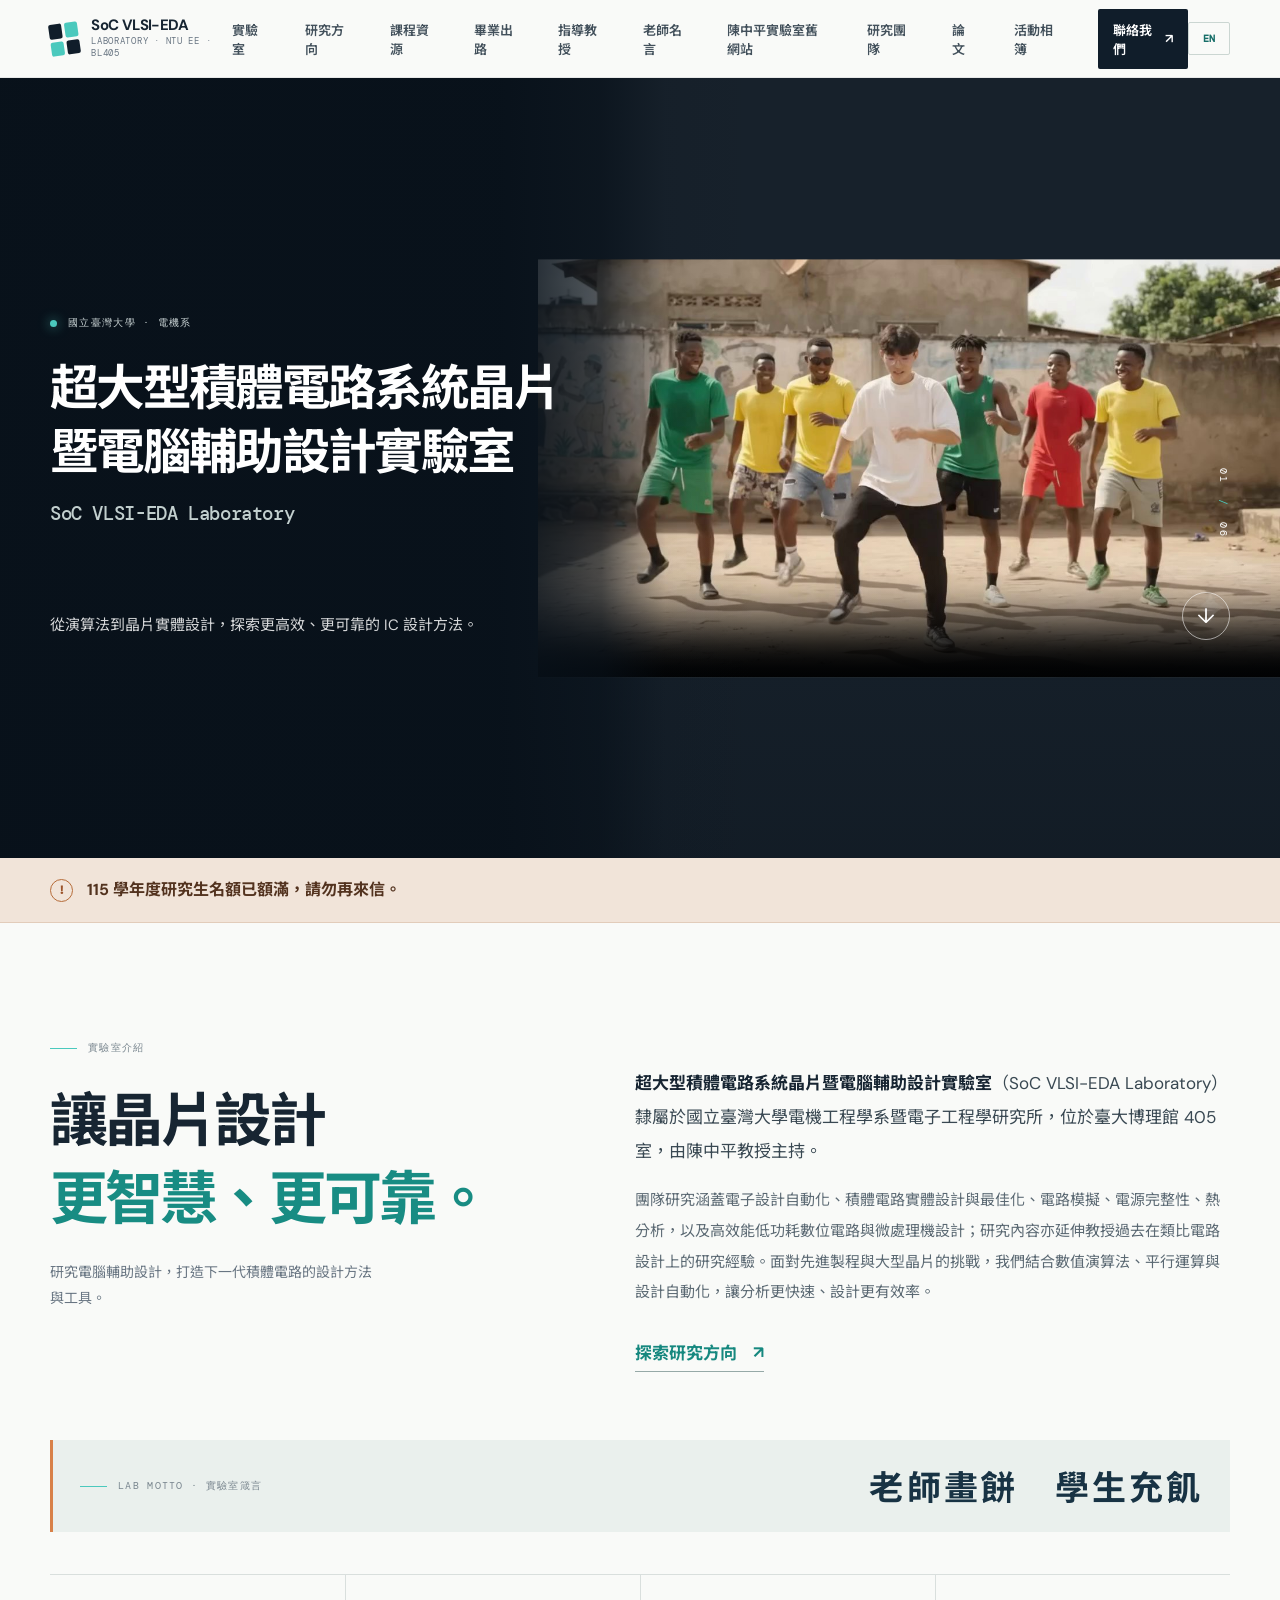
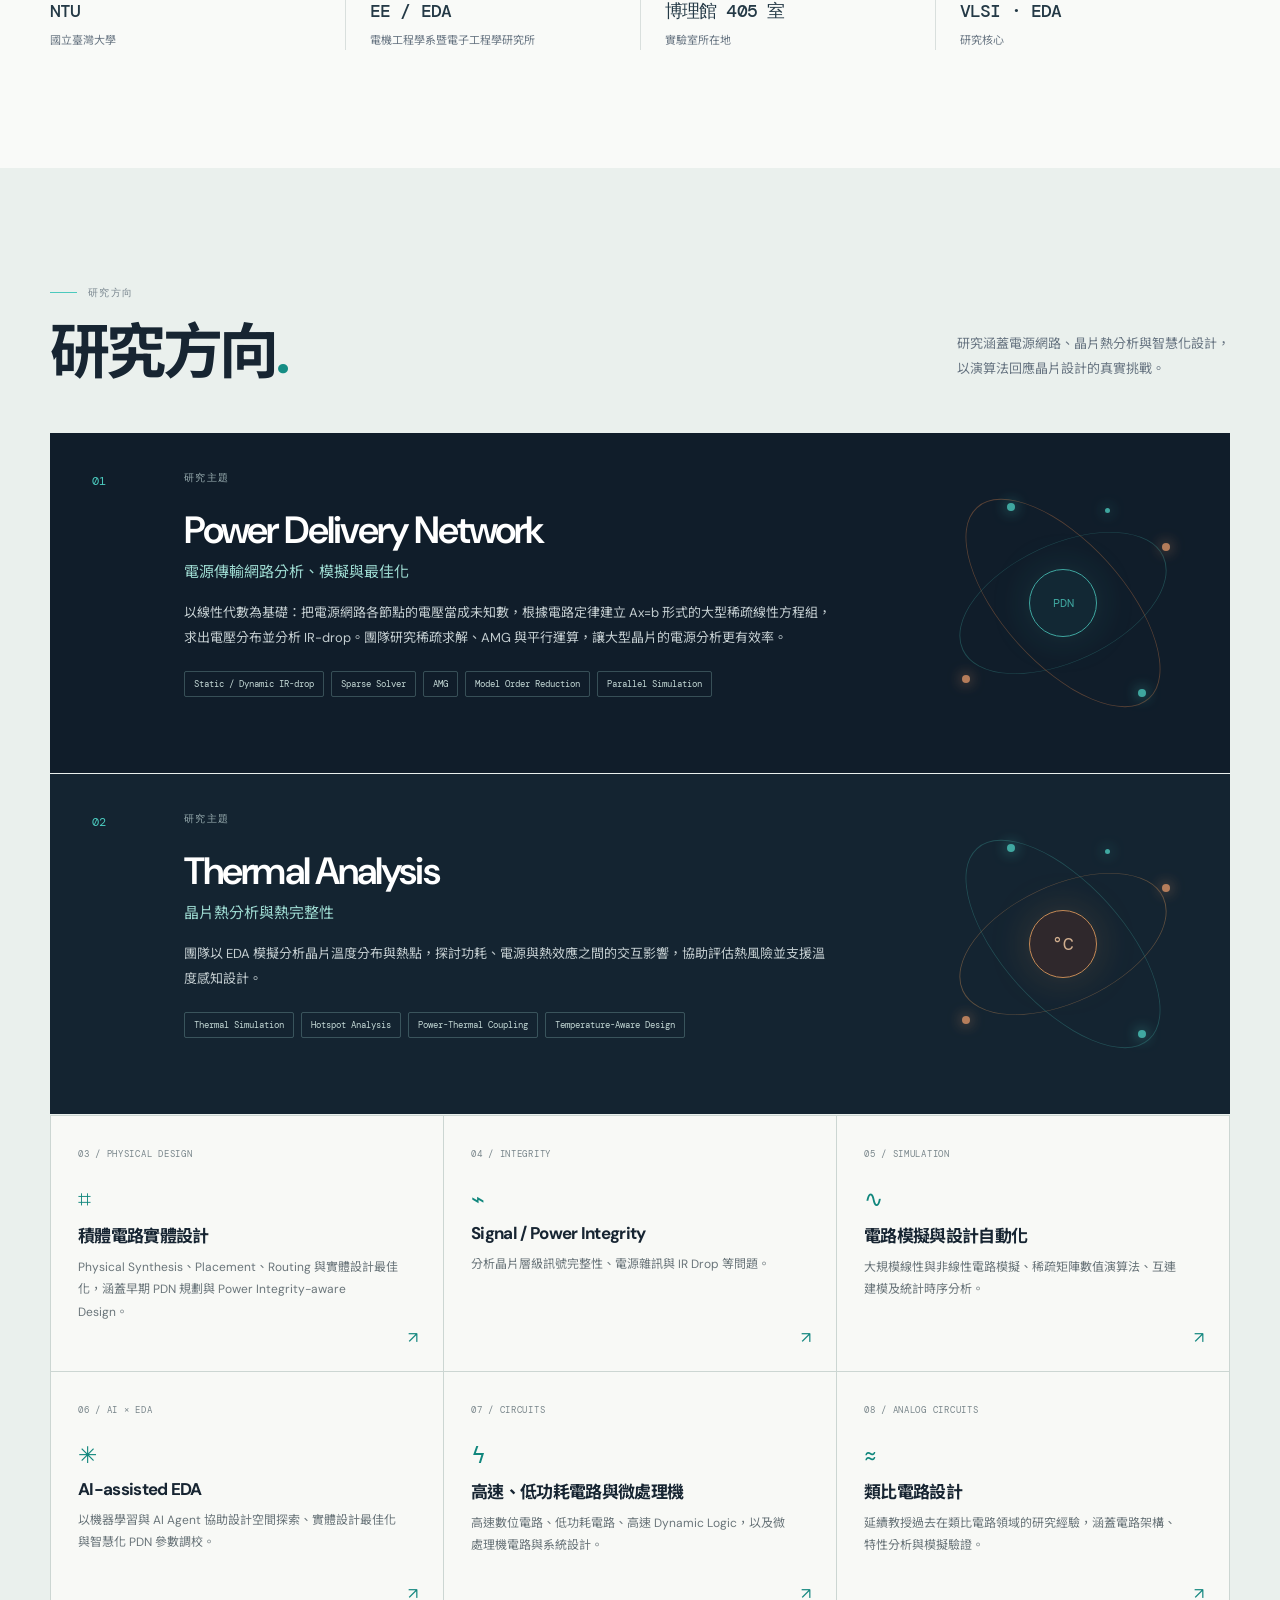
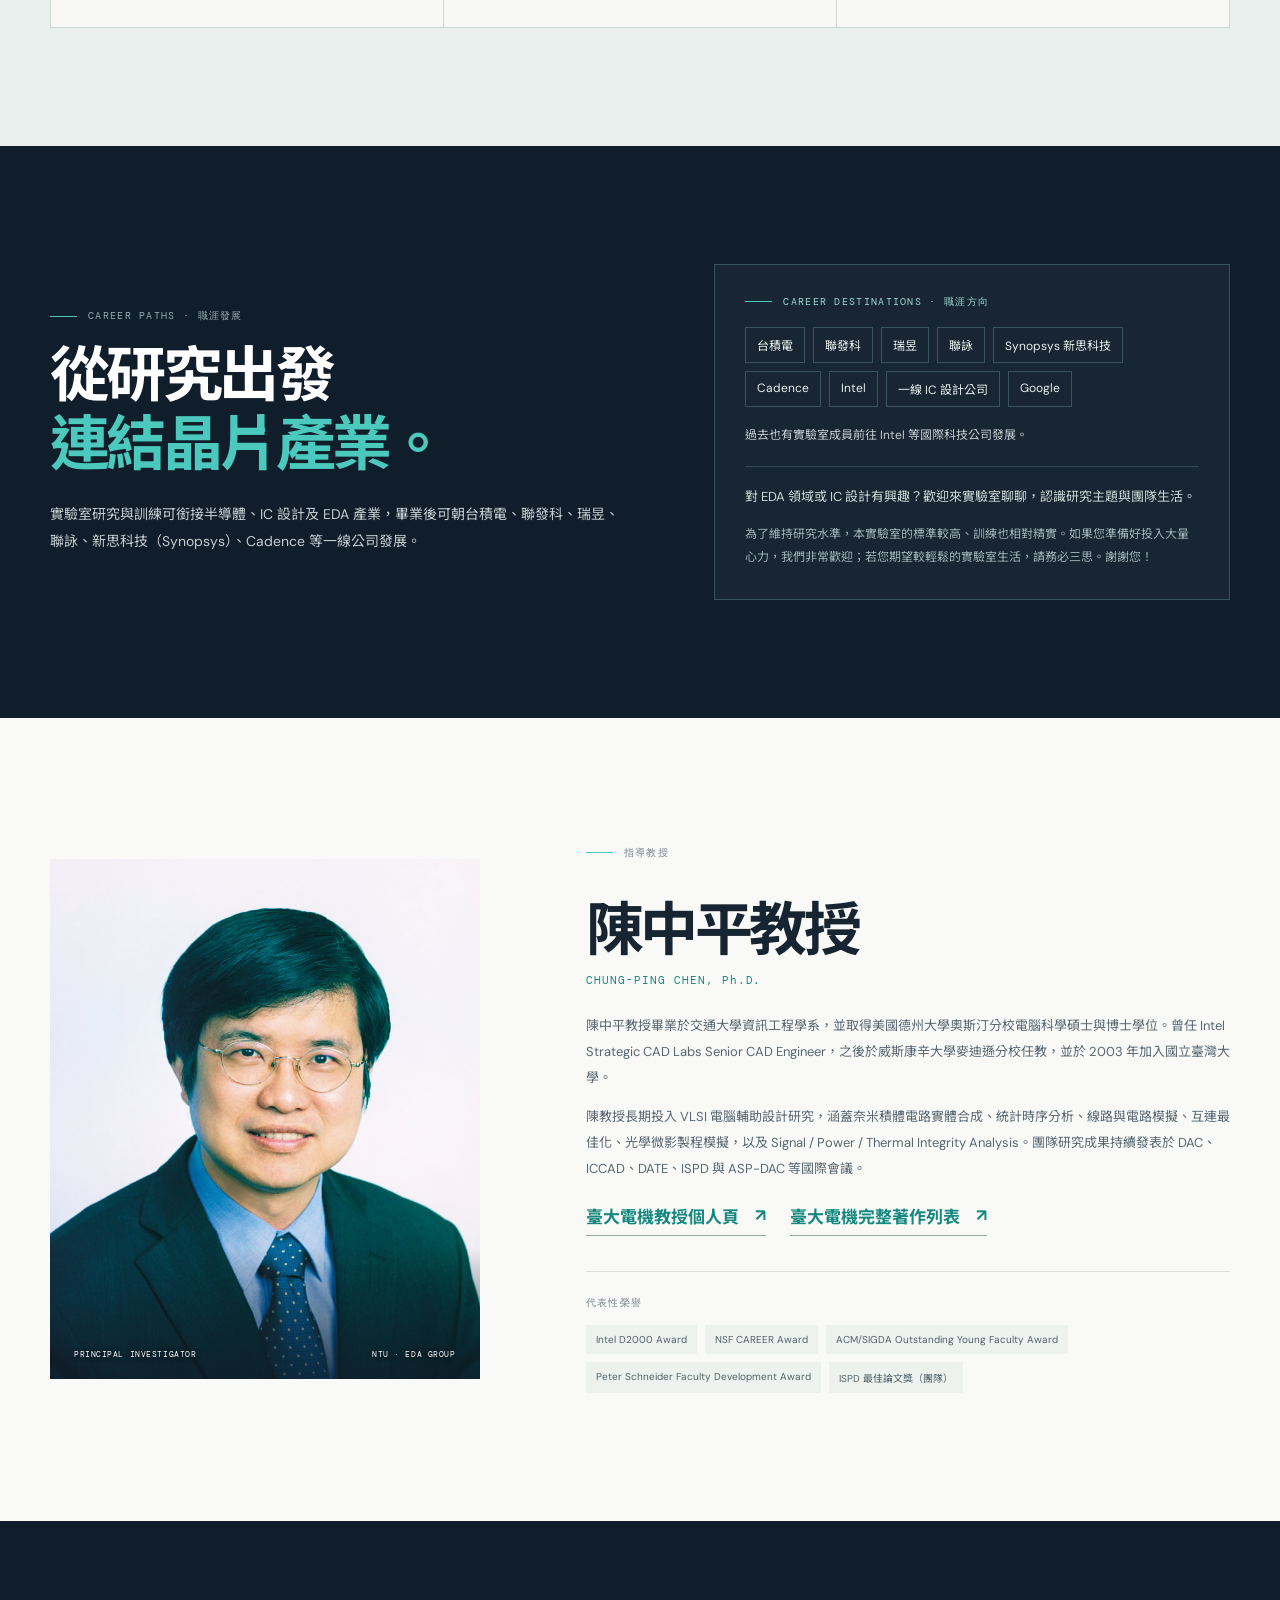
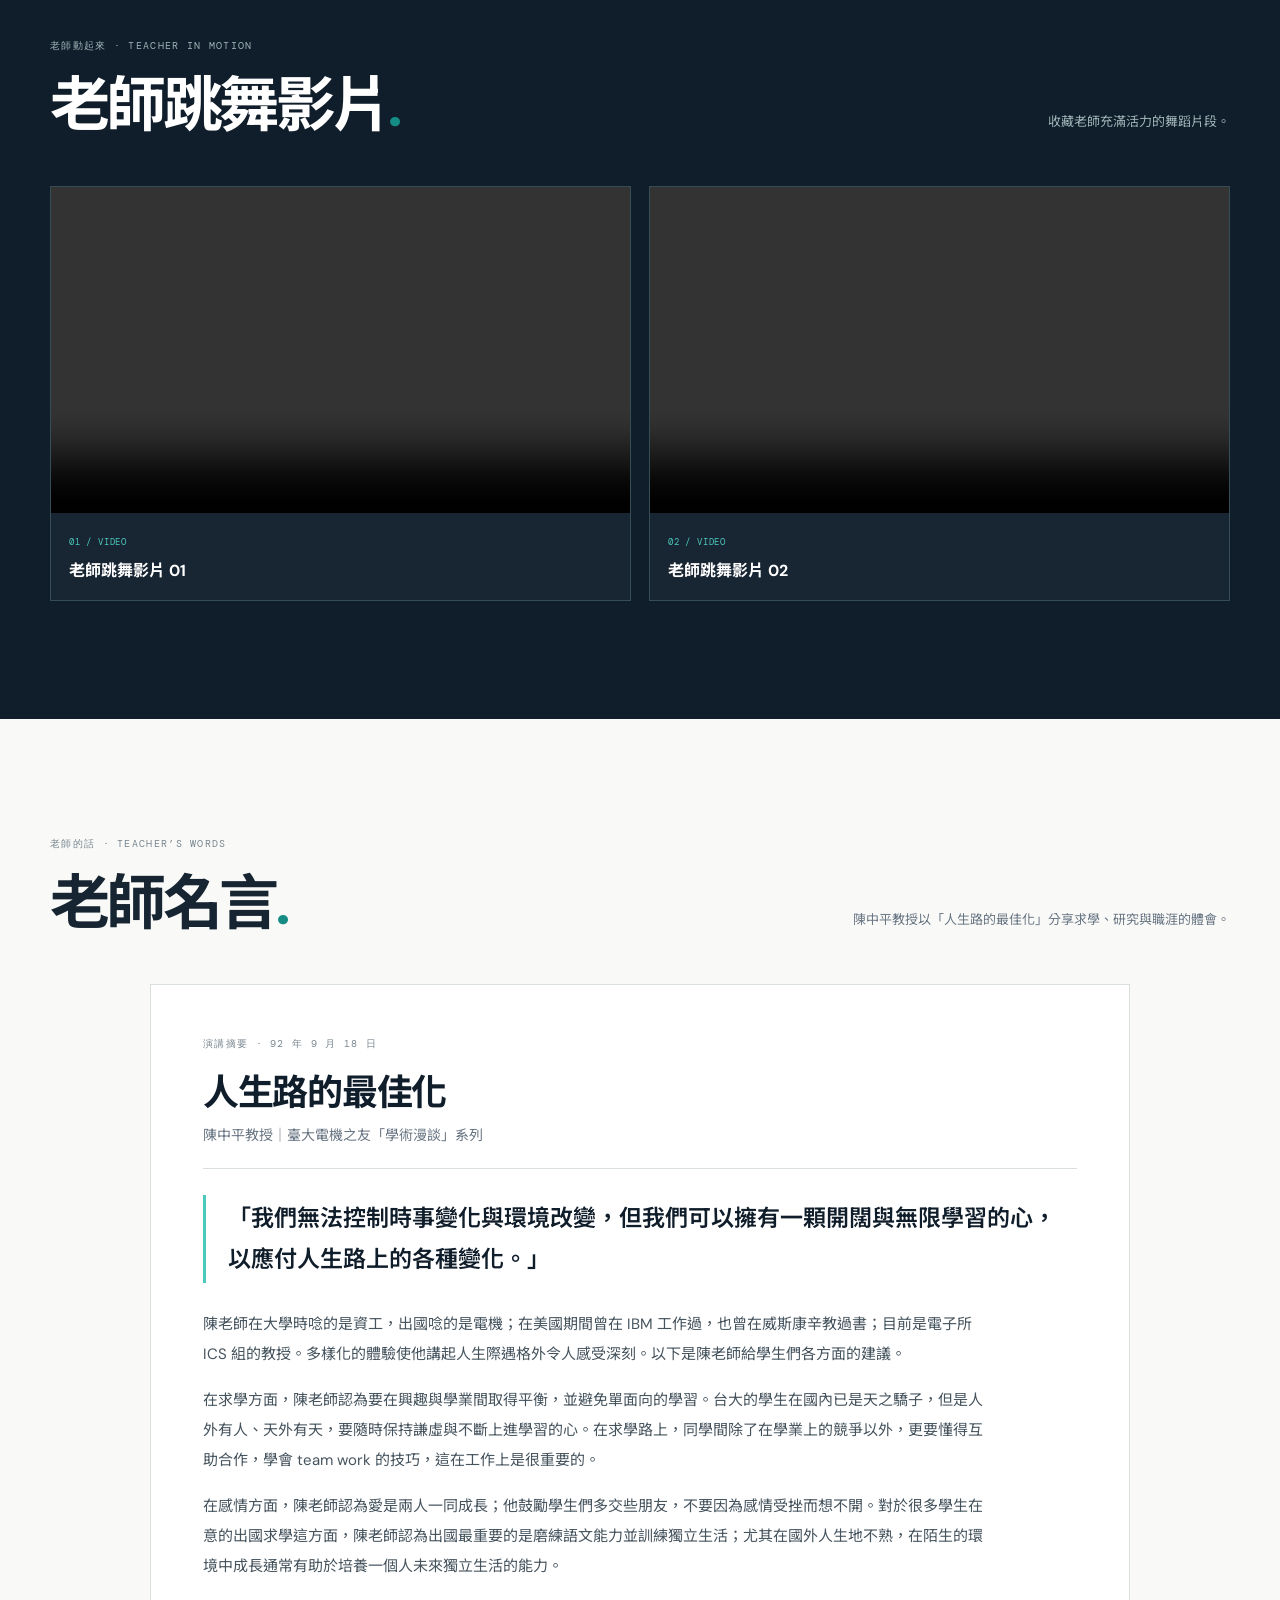
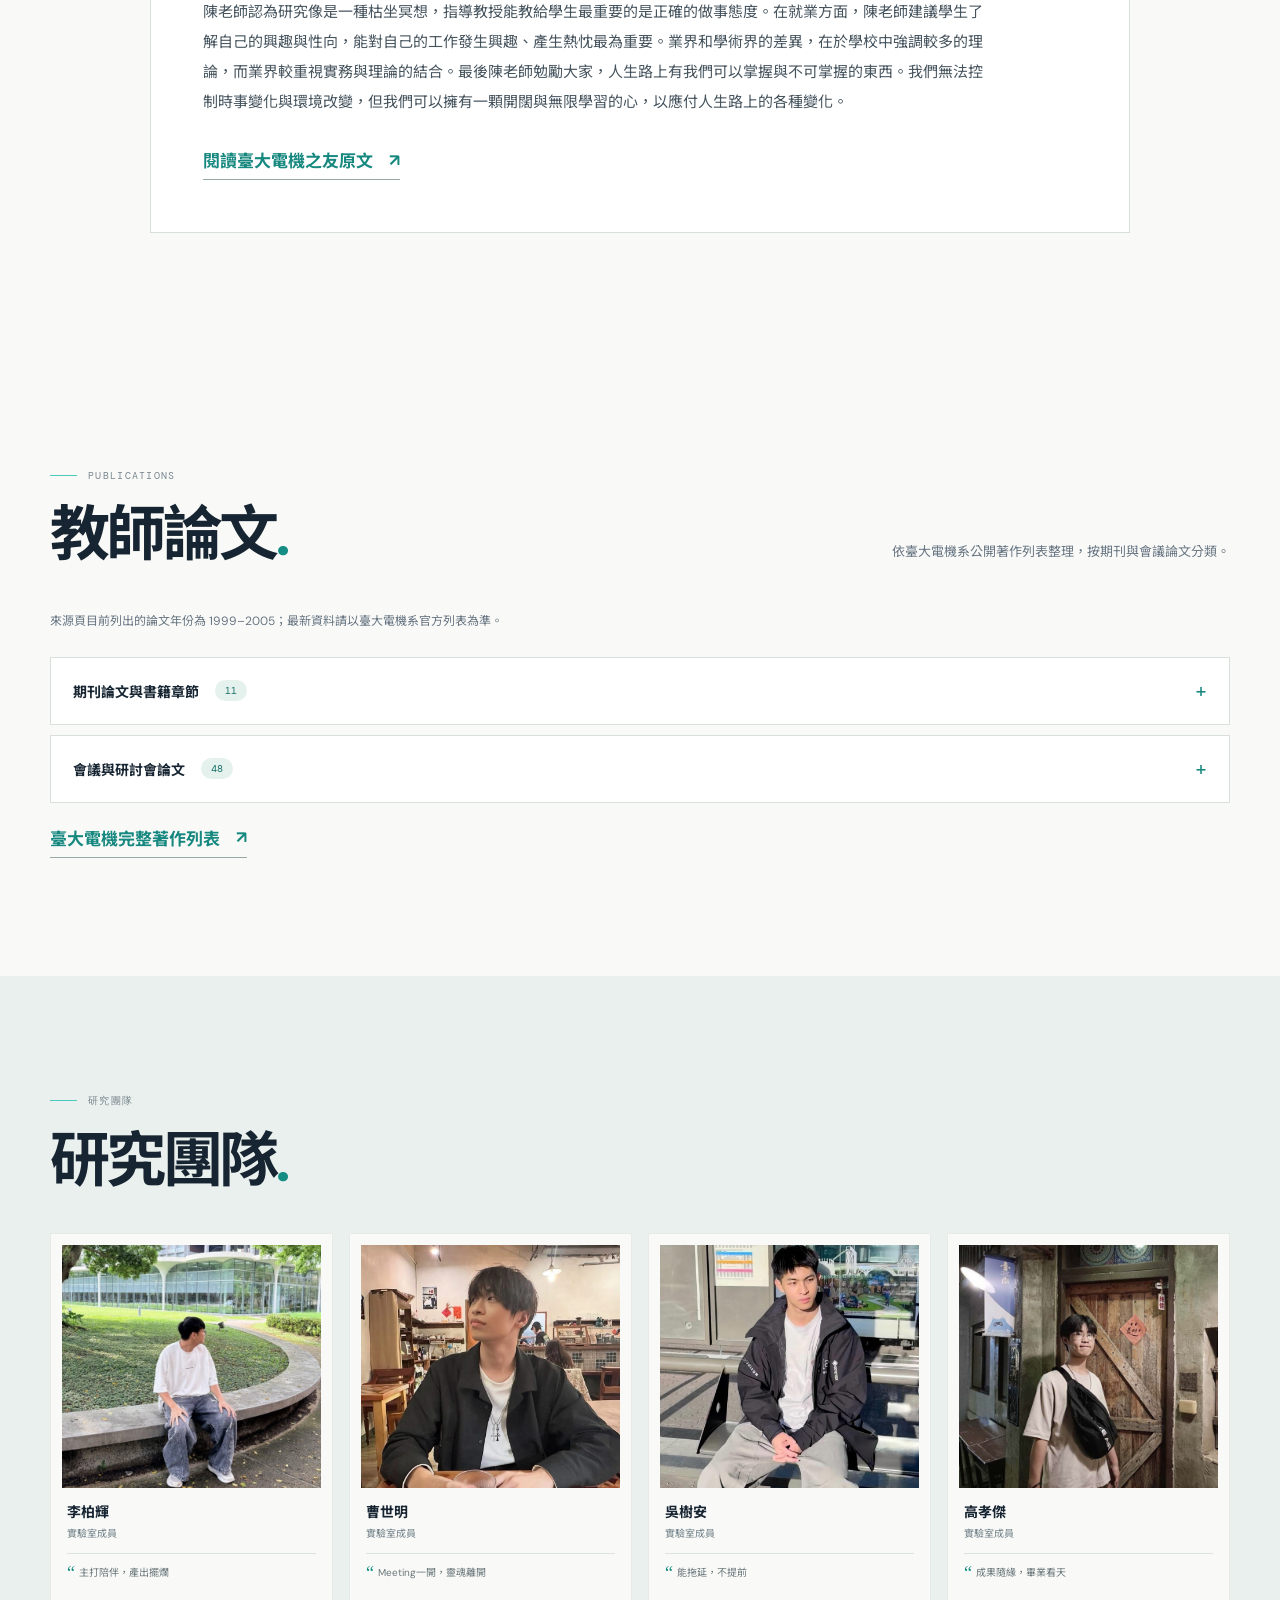
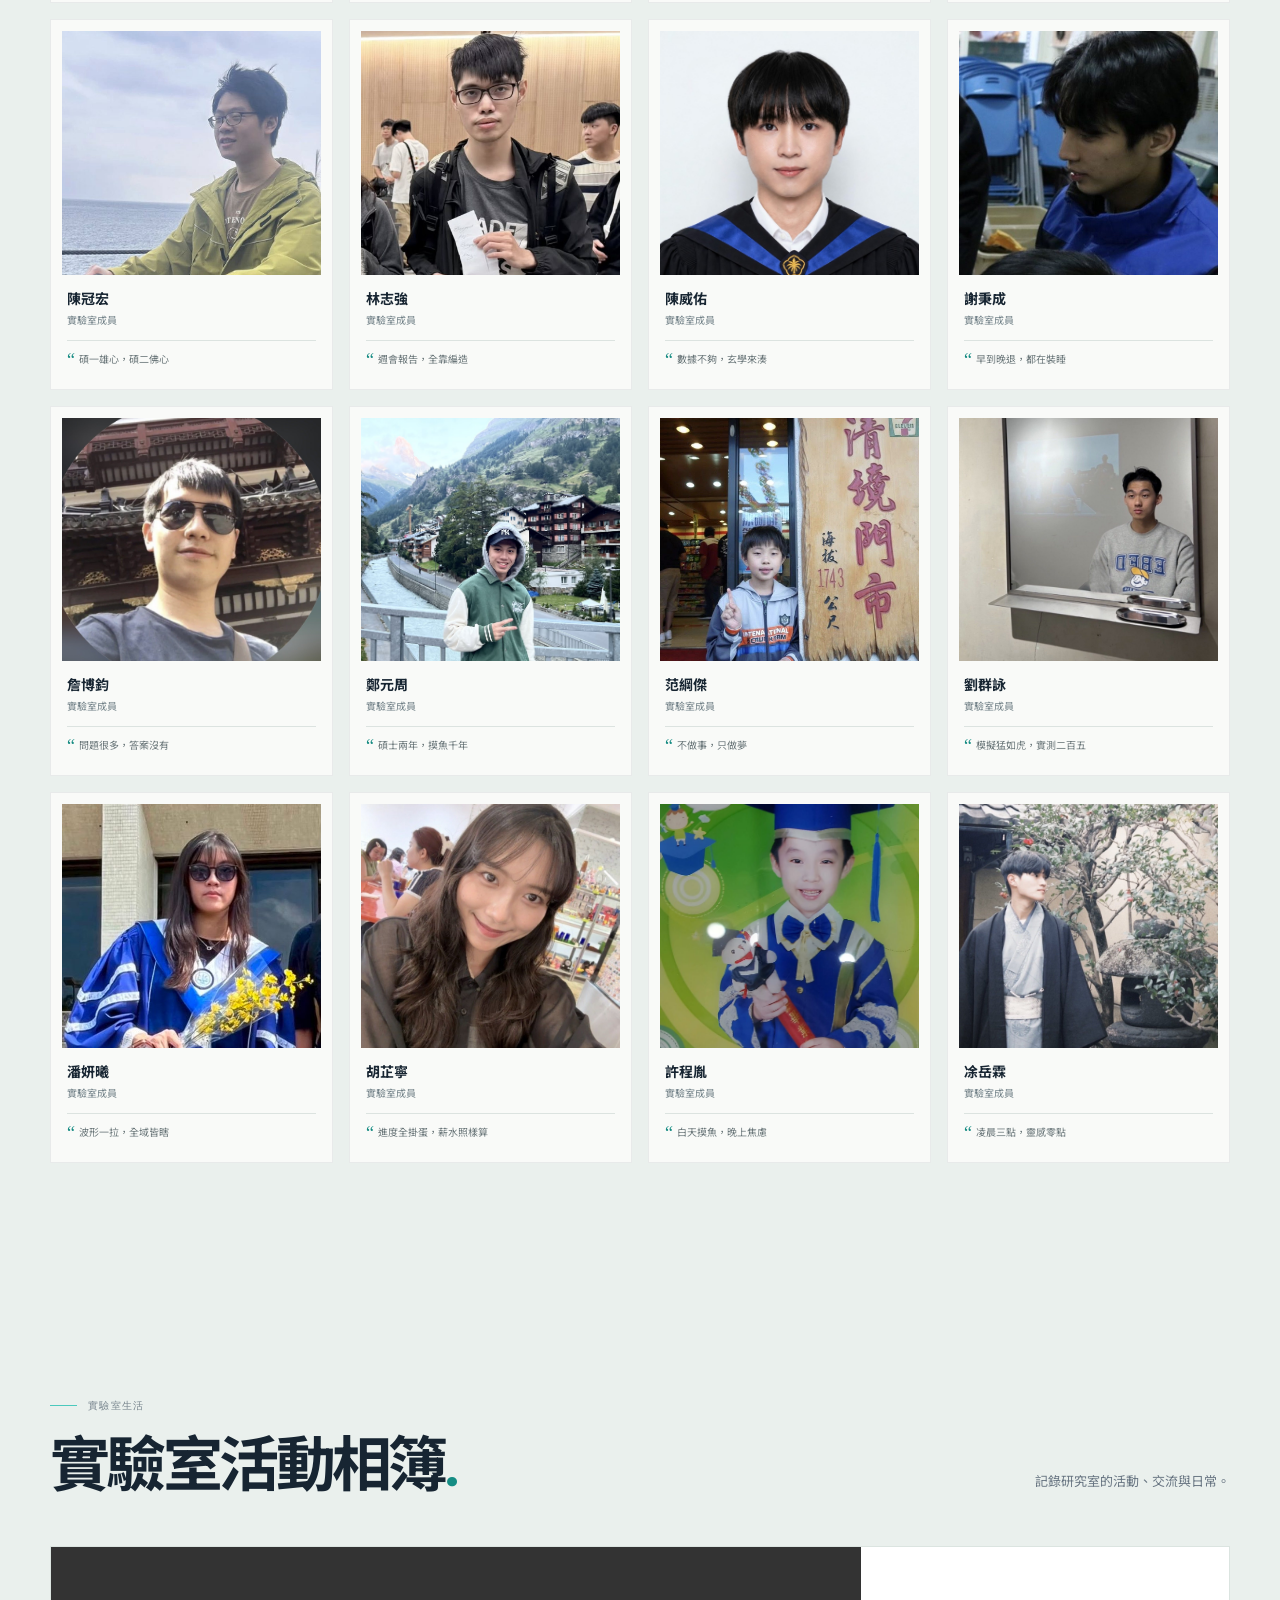
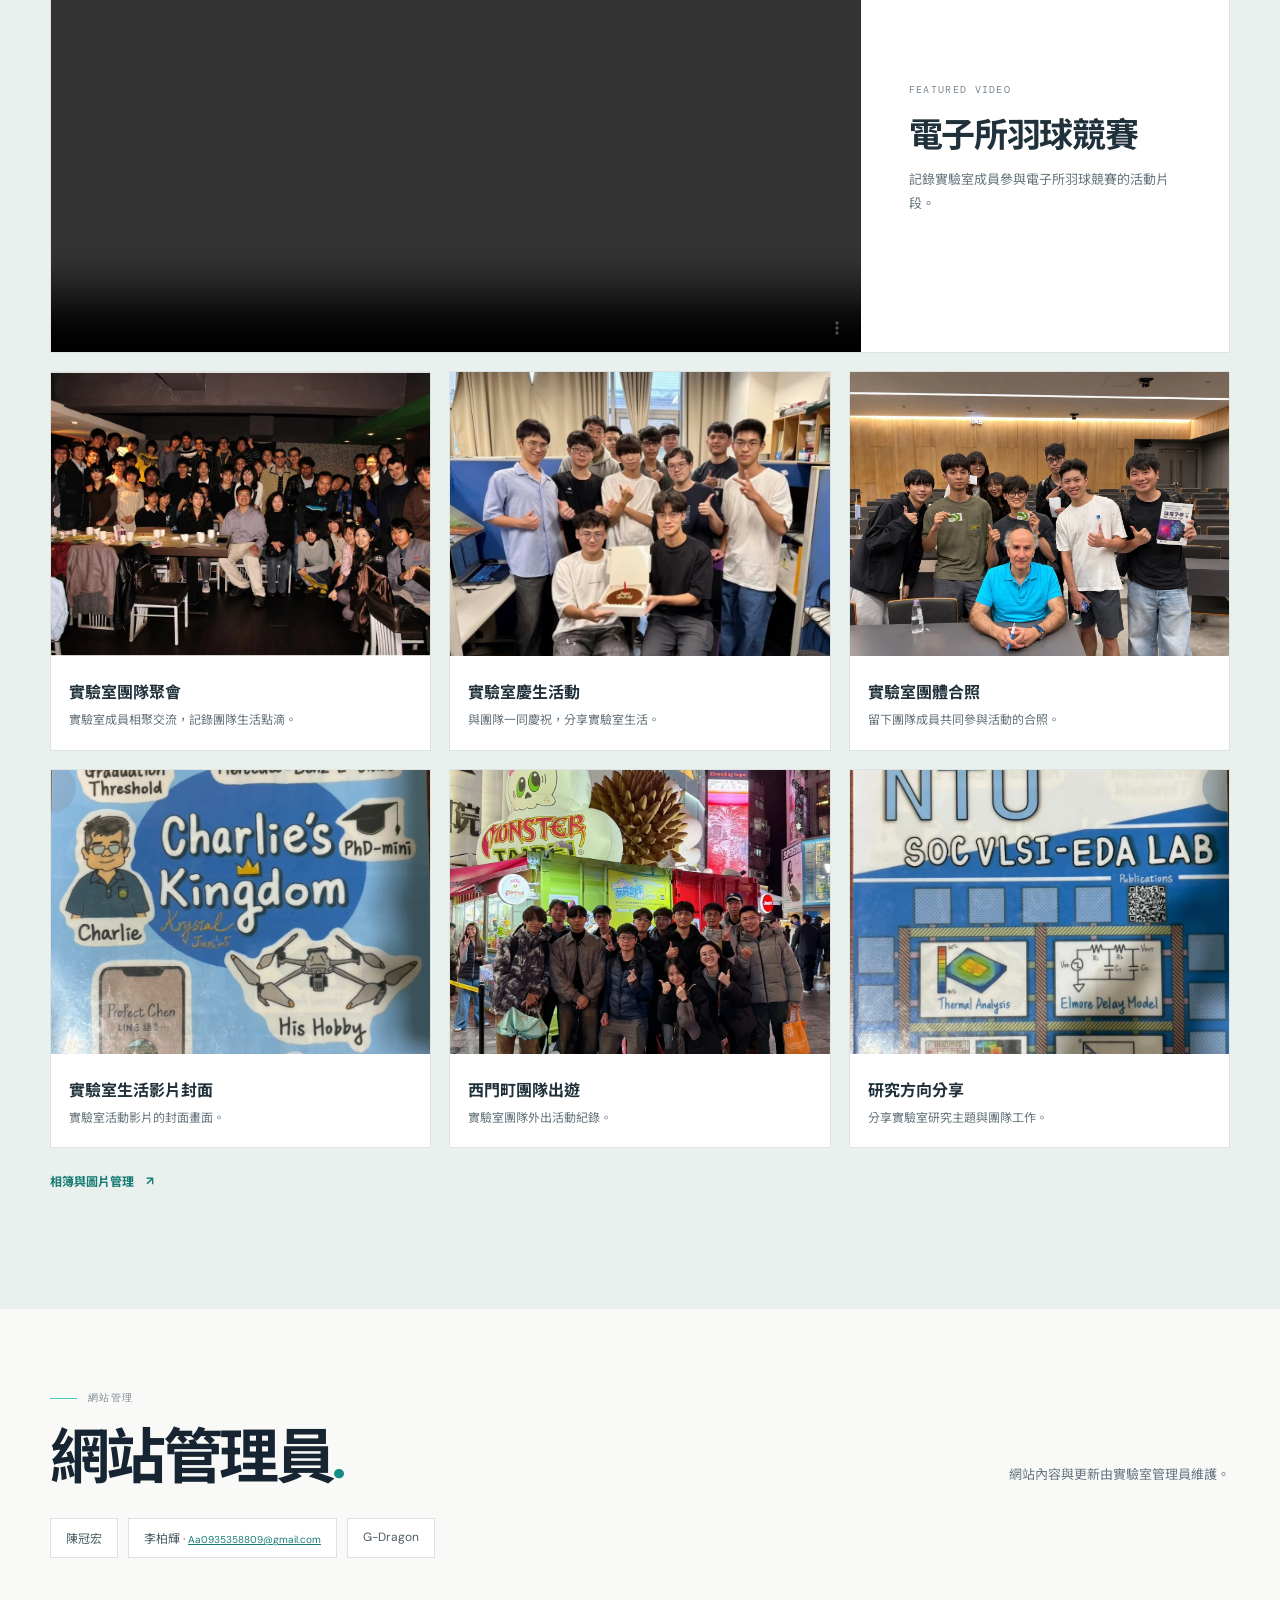
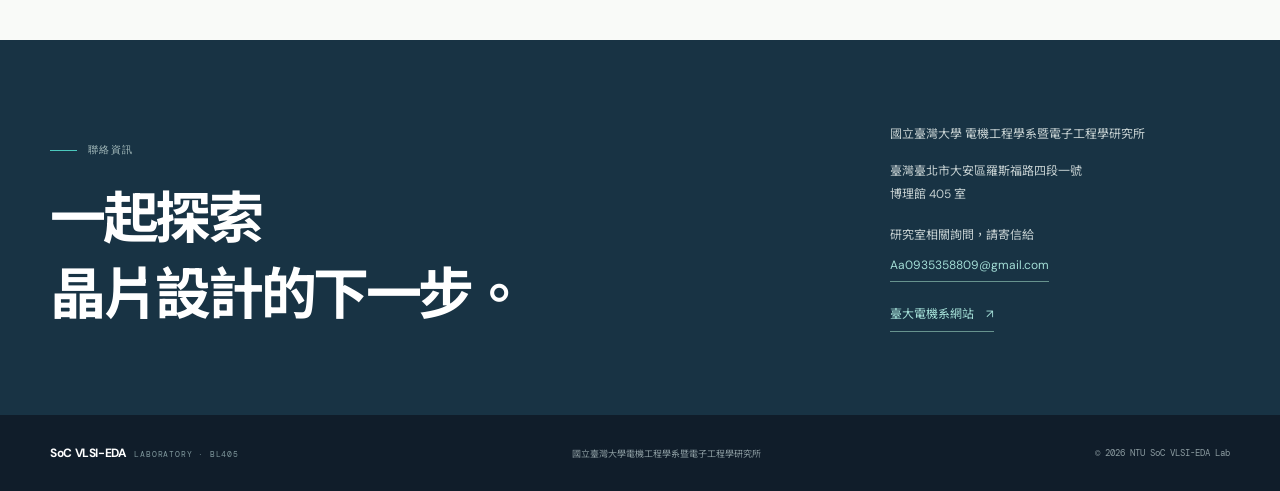
<file: index.html>
<!doctype html>
<html lang="zh-Hant">
  <head>
    <meta charset="utf-8" />
    <meta name="viewport" content="width=device-width, initial-scale=1" />
    <meta
      name="description"
      content="陳中平實驗室｜國立臺灣大學 SoC VLSI-EDA Laboratory，介紹陳中平教授、研究團隊，以及晶片實體設計、電源完整性與 Thermal EDA 熱分析研究。"
    />
    <meta name="robots" content="index, follow, max-image-preview:large" />
    <link rel="canonical" href="https://tsao-ming.github.io/soc-vlsi-eda-lab-public/" />
    <meta property="og:type" content="website" />
    <meta property="og:url" content="https://tsao-ming.github.io/soc-vlsi-eda-lab-public/" />
    <meta property="og:title" content="陳中平實驗室｜SoC VLSI-EDA Laboratory｜臺大電機" />
    <meta property="og:description" content="國立臺灣大學陳中平實驗室，研究 VLSI、EDA、電源完整性與晶片熱分析。" />
    <meta name="theme-color" content="#101d2a" />
    <title>陳中平實驗室｜SoC VLSI-EDA Laboratory｜臺大電機</title>
    <script type="application/ld+json">
      {
        "@context": "https://schema.org",
        "@graph": [
          {
            "@type": "EducationalOrganization",
          "@id": "https://tsao-ming.github.io/soc-vlsi-eda-lab-public/#organization",
            "name": "陳中平實驗室（SoC VLSI-EDA Laboratory）",
            "alternateName": ["陳中平實驗室", "SoC VLSI-EDA Lab", "NTU SoC VLSI-EDA Laboratory"],
          "url": "https://tsao-ming.github.io/soc-vlsi-eda-lab-public/",
            "description": "國立臺灣大學電機工程學系暨電子工程學研究所，由陳中平教授主持，研究 VLSI、EDA、電源完整性與晶片熱分析。",
            "parentOrganization": { "@type": "CollegeOrUniversity", "name": "國立臺灣大學" },
            "address": {
              "@type": "PostalAddress",
              "streetAddress": "羅斯福路四段一號 博理館 405 室",
              "addressLocality": "臺北市",
              "addressCountry": "TW"
            },
          "member": { "@id": "https://tsao-ming.github.io/soc-vlsi-eda-lab-public/#professor" }
          },
          {
            "@type": "Person",
          "@id": "https://tsao-ming.github.io/soc-vlsi-eda-lab-public/#professor",
            "name": "陳中平",
            "jobTitle": "教授",
            "url": "https://www.ee.ntu.edu.tw/profile1.php?teacher_id=943008",
          "worksFor": { "@id": "https://tsao-ming.github.io/soc-vlsi-eda-lab-public/#organization" }
          }
        ]
      }
    </script>
    <link rel="icon" type="image/svg+xml" href="data:image/svg+xml,%3Csvg xmlns='http://www.w3.org/2000/svg' viewBox='0 0 32 32'%3E%3Crect width='32' height='32' rx='5' fill='%23101d2a'/%3E%3Cpath d='M7 7h8v8H7zm10 0h8v8h-8zM7 17h8v8H7zm10 0h8v8h-8z' fill='%234bc9bd'/%3E%3C/svg%3E" />
    <link rel="preconnect" href="https://fonts.googleapis.com" />
    <link rel="preconnect" href="https://fonts.gstatic.com" crossorigin />
    <link
      href="https://fonts.googleapis.com/css2?family=DM+Mono:wght@400;500&family=DM+Sans:wght@400;500;600;700&family=Noto+Sans+TC:wght@400;500;600;700;800&display=swap"
      rel="stylesheet"
    />
    <link rel="stylesheet" href="styles.css?v=member-gallery-crop-20261105-1" />
  </head>
  <body>
    <a class="skip-link" href="#main" data-i18n="skipLink">跳至主要內容</a>
    <header class="site-header">
      <a class="brand" href="#home" aria-label="SoC VLSI-EDA Laboratory 首頁" data-i18n-aria="brandLabel">
        <span class="brand-mark" aria-hidden="true"><span></span><span></span><span></span><span></span></span>
        <span class="brand-copy">
          <strong>SoC VLSI-EDA</strong>
          <small>LABORATORY · NTU EE · BL405</small>
        </span>
      </a>
      <button class="menu-toggle" type="button" aria-expanded="false" aria-controls="site-nav" data-i18n-aria="menuLabel">
        <span class="sr-only" data-i18n="menuLabel">開啟導覽選單</span>
        <span></span><span></span>
      </button>
      <nav class="site-nav" id="site-nav" aria-label="主要導覽" data-i18n-aria="navLabel">
        <a href="#about" data-i18n="navAbout">實驗室</a>
        <a href="#research" data-i18n="navResearch">研究方向</a>
        <a href="optimization.html" data-i18n="navCourse">課程資源</a>
        <a href="career.html" data-i18n="navCareer">畢業出路</a>
        <a href="#professor" data-i18n="navProfessor">指導教授</a>
        <a href="#teacher-quotes" data-i18n="navTeacherQuotes">老師名言</a>
        <a href="http://ccf.ee.ntu.edu.tw/~cchen/" target="_blank" rel="noopener noreferrer" data-i18n="navLegacyLabSite">陳中平實驗室舊網站</a>
        <a href="#members" data-i18n="navMembers">研究團隊</a>
        <a href="#publications" data-i18n="navPublications">論文</a>
        <a href="#gallery" data-i18n="navGallery">活動相簿</a>
        <a class="nav-contact" href="#contact"><span data-i18n="navContact">聯絡我們</span><span aria-hidden="true">↗</span></a>
      </nav>
      <button class="language-toggle" id="language-toggle" type="button" aria-label="Switch to English">EN</button>
    </header>

    <main id="main">
      <section class="hero hero-video-layout" id="home" aria-labelledby="hero-title">
        <video class="hero-photo hero-video" autoplay muted loop controls playsinline preload="metadata"
          poster="assets/lab-team-poster.jpg" data-image-slot="hero"
          aria-label="SoC VLSI-EDA 實驗室活動影片" data-i18n-aria="heroVideoLabel">
          <source src="assets/lab-team.mp4" type="video/mp4" />
          您的瀏覽器不支援影片播放。
        </video>
        <div class="hero-shade"></div>
        <div class="hero-content page-shell">
          <p class="eyebrow hero-eyebrow" data-i18n="heroEyebrow"><span class="live-dot"></span> NATIONAL TAIWAN UNIVERSITY · EE</p>
          <h1 id="hero-title" data-i18n="heroTitle">超大型積體電路系統晶片<br />暨電腦輔助設計實驗室</h1>
          <p class="hero-en">SoC VLSI-EDA Laboratory</p>
          <div class="hero-bottom">
            <p data-i18n="heroLead">從演算法到晶片實體設計，<br class="mobile-break" />探索更高效、更可靠的 IC 設計方法。</p>
            <a class="round-link" href="#about" aria-label="往下了解實驗室" data-i18n-aria="heroScroll"><span>↓</span></a>
          </div>
        </div>
        <div class="hero-index" aria-hidden="true">01 <span>/</span> 06</div>
      </section>

      <aside class="admissions-notice" aria-label="研究生招生公告" data-i18n-aria="admissionsLabel">
        <div class="page-shell admissions-inner">
          <span class="notice-mark" aria-hidden="true">!</span>
          <p data-i18n="admissionsNotice">115 學年度研究生名額已額滿，請勿再來信。</p>
        </div>
      </aside>

      <section class="intro section-pad" id="about">
        <div class="page-shell intro-grid">
          <div class="section-heading">
            <p class="eyebrow" data-i18n="aboutEyebrow"><span class="eyebrow-line"></span> ABOUT THE LAB</p>
            <h2 data-i18n="aboutTitle">讓晶片設計<br /><em>更智慧、更可靠。</em></h2>
            <p class="heading-note" data-i18n="aboutNote">研究電腦輔助設計，打造下一代積體電路的設計方法與工具。</p>
          </div>
          <div class="intro-copy">
            <p class="lead-copy" data-i18n="aboutLead">
              <strong>超大型積體電路系統晶片暨電腦輔助設計實驗室</strong>（SoC VLSI-EDA Laboratory）隸屬於國立臺灣大學電機工程學系暨電子工程學研究所，位於臺大博理館 405 室，由陳中平教授主持。
            </p>
            <p data-i18n="aboutBody">
              團隊研究涵蓋電子設計自動化、積體電路實體設計與最佳化、電路模擬、電源完整性、熱分析，以及高效能低功耗數位電路與微處理機設計。面對先進製程與大型晶片的挑戰，我們結合數值演算法、平行運算與設計自動化，讓分析更快速、設計更有效率。
            </p>
            <a class="text-link" href="#research"><span data-i18n="exploreResearch">探索研究方向</span><span aria-hidden="true">↗</span></a>
          </div>
        </div>
        <div class="page-shell motto-band">
          <p class="eyebrow" data-i18n="mottoEyebrow"><span class="eyebrow-line"></span> LAB MOTTO · 實驗室箴言</p>
          <blockquote data-i18n="labMotto">老師畫餅　學生充飢</blockquote>
        </div>
        <div class="page-shell facts-row" aria-label="實驗室資訊" data-i18n-aria="labFactsLabel">
          <div class="fact"><span class="fact-value">NTU</span><span class="fact-label" data-i18n="factNtu">國立臺灣大學</span></div>
          <div class="fact"><span class="fact-value">EE / EDA</span><span class="fact-label" data-i18n="factDepartment">電機工程學系暨電子工程學研究所</span></div>
          <div class="fact"><span class="fact-value" data-i18n="factBuilding">博理館 405 室</span><span class="fact-label" data-i18n="factLocation">實驗室所在地</span></div>
          <div class="fact"><span class="fact-value">VLSI · EDA</span><span class="fact-label" data-i18n="factResearch">研究核心</span></div>
        </div>
      </section>

      <section class="research-section section-pad" id="research">
        <div class="page-shell">
          <div class="section-topline">
            <div>
              <p class="eyebrow" data-i18n="researchEyebrow"><span class="eyebrow-line"></span> RESEARCH AREAS</p>
              <h2 class="section-title"><span data-i18n="researchTitle">研究方向</span><span class="title-period">.</span></h2>
            </div>
            <p class="section-intro" data-i18n="researchLead">研究涵蓋電源網路、晶片熱分析與智慧化設計，<br />以演算法回應晶片設計的真實挑戰。</p>
          </div>

          <article class="featured-research">
            <div class="featured-number">01</div>
            <div class="featured-main">
              <p class="eyebrow" data-i18n="featuredEyebrow">FEATURED TOPIC</p>
              <h3>Power Delivery Network</h3>
              <p class="featured-subtitle" data-i18n="pdnSubtitle">電源傳輸網路分析、模擬與最佳化</p>
              <p class="featured-description" data-i18n="pdnDescription">以線性代數為基礎：把電源網路各節點的電壓當成未知數，根據電路定律建立 Ax=b 形式的大型稀疏線性方程組，求出電壓分布並分析 IR-drop。團隊研究稀疏求解、AMG 與平行運算，讓大型晶片的電源分析更有效率。</p>
              <div class="tag-list"><span>Static / Dynamic IR-drop</span><span>Sparse Solver</span><span>AMG</span><span>Model Order Reduction</span><span>Parallel Simulation</span></div>
            </div>
            <div class="circuit-art" aria-hidden="true">
              <div class="circuit-orbit orbit-one"></div><div class="circuit-orbit orbit-two"></div>
              <div class="circuit-core">PDN</div>
              <i class="node node-a"></i><i class="node node-b"></i><i class="node node-c"></i><i class="node node-d"></i><i class="node node-e"></i>
            </div>
          </article>

          <article class="featured-research thermal-featured">
            <div class="featured-number">02</div>
            <div class="featured-main">
              <p class="eyebrow" data-i18n="featuredEyebrow">研究主題</p>
              <h3>Thermal Analysis</h3>
              <p class="featured-subtitle" data-i18n="thermalSubtitle">晶片熱分析與熱完整性</p>
              <p class="featured-description" data-i18n="thermalDescription">團隊以 EDA 模擬分析晶片溫度分布與熱點，探討功耗、電源與熱效應之間的交互影響，協助評估熱風險並支援溫度感知設計。</p>
              <div class="tag-list"><span>Thermal Simulation</span><span>Hotspot Analysis</span><span>Power-Thermal Coupling</span><span>Temperature-Aware Design</span></div>
            </div>
            <div class="circuit-art thermal-art" aria-hidden="true">
              <div class="circuit-orbit orbit-one"></div><div class="circuit-orbit orbit-two"></div>
              <div class="circuit-core thermal-core">°C</div>
              <i class="node node-a"></i><i class="node node-b"></i><i class="node node-c"></i><i class="node node-d"></i><i class="node node-e"></i>
            </div>
          </article>

          <div class="research-grid">
            <article class="research-card">
              <span class="card-index">03 / PHYSICAL DESIGN</span><div class="research-icon" aria-hidden="true">⌗</div>
              <h3 data-i18n="researchCardTitle2">積體電路實體設計</h3><p data-i18n="researchCardBody2">Physical Synthesis、Placement、Routing 與實體設計最佳化，涵蓋早期 PDN 規劃與 Power Integrity-aware Design。</p>
              <span class="card-arrow" aria-hidden="true">↗</span>
            </article>
            <article class="research-card">
              <span class="card-index">04 / INTEGRITY</span><div class="research-icon" aria-hidden="true">⌁</div>
              <h3 data-i18n="researchCardTitle3">Signal / Power Integrity</h3><p data-i18n="researchCardBody3">分析晶片層級訊號完整性、電源雜訊與 IR Drop 等問題。</p>
              <span class="card-arrow" aria-hidden="true">↗</span>
            </article>
            <article class="research-card">
              <span class="card-index">05 / SIMULATION</span><div class="research-icon" aria-hidden="true">∿</div>
              <h3 data-i18n="researchCardTitle4">電路模擬與設計自動化</h3><p data-i18n="researchCardBody4">大規模線性與非線性電路模擬、稀疏矩陣數值演算法、互連建模及統計時序分析。</p>
              <span class="card-arrow" aria-hidden="true">↗</span>
            </article>
            <article class="research-card">
              <span class="card-index">06 / AI × EDA</span><div class="research-icon" aria-hidden="true">✳</div>
              <h3 data-i18n="researchCardTitle5">AI-assisted EDA</h3><p data-i18n="researchCardBody5">以機器學習與 AI Agent 協助設計空間探索、實體設計最佳化與智慧化 PDN 參數調校。</p>
              <span class="card-arrow" aria-hidden="true">↗</span>
            </article>
            <article class="research-card">
              <span class="card-index">07 / CIRCUITS</span><div class="research-icon" aria-hidden="true">ϟ</div>
              <h3 data-i18n="researchCardTitle6">高速、低功耗電路與微處理機</h3><p data-i18n="researchCardBody6">高速數位電路、低功耗電路、高速 Dynamic Logic，以及微處理機電路與系統設計。</p>
              <span class="card-arrow" aria-hidden="true">↗</span>
            </article>
            <article class="research-card">
              <span class="card-index">08 / ANALOG CIRCUITS</span><div class="research-icon" aria-hidden="true">≈</div>
              <h3 data-i18n="researchCardTitle7">類比電路設計</h3><p data-i18n="researchCardBody7">延續教授過去在類比電路領域的研究經驗，涵蓋電路架構、特性分析與模擬驗證。</p>
              <span class="card-arrow" aria-hidden="true">↗</span>
            </article>
          </div>
        </div>
      </section>

      <section class="career-section section-pad" id="career">
        <div class="page-shell career-grid">
          <div class="career-content">
            <p class="eyebrow" data-i18n="careerEyebrow"><span class="eyebrow-line"></span> CAREER PATHS · 職涯發展</p>
            <h2 class="section-title" data-i18n="careerTitle">從研究出發<br /><em>連結晶片產業。</em></h2>
            <p class="career-description" data-i18n="careerIntro">實驗室研究與訓練可銜接半導體、IC 設計及 EDA 產業，畢業後可朝台積電、聯發科、瑞昱、聯詠、新思科技（Synopsys）、Cadence 等一線公司發展。</p>
          </div>
          <div class="career-panel">
            <p class="eyebrow career-companies-title" data-i18n="careerCompaniesTitle"><span class="eyebrow-line"></span> CAREER DESTINATIONS · 職涯方向</p>
            <ul class="career-companies" aria-label="相關企業" data-i18n-aria="careerCompaniesLabel">
              <li data-i18n="careerCompany1">台積電</li>
              <li data-i18n="careerCompany2">聯發科</li>
              <li data-i18n="careerCompany3">瑞昱</li>
              <li data-i18n="careerCompany4">聯詠</li>
              <li data-i18n="careerCompany5">Synopsys 新思科技</li>
              <li data-i18n="careerCompany6">Cadence</li>
              <li data-i18n="careerCompany7">Intel</li>
              <li data-i18n="careerCompany8">一線 IC 設計公司</li>
              <li data-i18n="careerCompany9">Google</li>
            </ul>
            <p class="career-alumni" data-i18n="careerAlumni">過去也有實驗室成員前往 Intel 等國際科技公司發展。</p>
            <p class="career-invitation" data-i18n="careerInvite">對 EDA 領域或 IC 設計有興趣？歡迎來實驗室聊聊，認識研究主題與團隊生活。</p>
            <p class="career-expectations" data-i18n="careerExpectations">為了維持研究水準，本實驗室的標準較高、訓練也相對精實。如果您準備好投入大量心力，我們非常歡迎；若您期望較輕鬆的實驗室生活，請務必三思。謝謝您！</p>
          </div>
        </div>
      </section>

      <section class="professor-section section-pad" id="professor">
        <div class="page-shell professor-grid">
          <div class="professor-visual">
            <img class="professor-photo" src="assets/professor-chen.jpg" data-image-slot="professor" alt="陳中平教授" data-i18n-alt="professorPhotoAlt" loading="lazy" />
            <div class="professor-visual-caption"><span>PRINCIPAL INVESTIGATOR</span><span>NTU · EDA GROUP</span></div>
          </div>
          <div class="professor-content">
            <p class="eyebrow" data-i18n="professorEyebrow"><span class="eyebrow-line"></span> PRINCIPAL INVESTIGATOR</p>
            <h2>陳中平教授</h2>
            <p class="professor-en">CHUNG-PING CHEN, Ph.D.</p>
            <p class="professor-bio" data-i18n="professorBio1">陳中平教授畢業於交通大學資訊工程學系，並取得美國德州大學奧斯汀分校電腦科學碩士與博士學位。曾任 Intel Strategic CAD Labs Senior CAD Engineer，之後於威斯康辛大學麥迪遜分校任教，並於 2003 年加入國立臺灣大學。</p>
            <p class="professor-bio" data-i18n="professorBio2">陳教授長期投入 VLSI 電腦輔助設計研究，涵蓋奈米積體電路實體合成、統計時序分析、線路與電路模擬、互連最佳化、光學微影製程模擬，以及 Signal / Power / Thermal Integrity Analysis。團隊研究成果持續發表於 DAC、ICCAD、DATE、ISPD 與 ASP-DAC 等國際會議。</p>
            <div class="professor-links">
              <a class="text-link" href="https://www.ee.ntu.edu.tw/profile1.php?teacher_id=943008" target="_blank" rel="noreferrer"><span data-i18n="professorProfileLink">臺大電機教授個人頁</span><span aria-hidden="true">↗</span></a>
              <a class="text-link" href="https://www.ee.ntu.edu.tw/publist1.php?id=74" target="_blank" rel="noreferrer"><span data-i18n="officialPapersLink">臺大電機完整著作列表</span><span aria-hidden="true">↗</span></a>
            </div>
            <div class="awards-block">
              <p class="eyebrow" data-i18n="recognitionEyebrow">SELECTED RECOGNITION</p>
              <div class="awards-list"><span>Intel D2000 Award</span><span>NSF CAREER Award</span><span>ACM/SIGDA Outstanding Young Faculty Award</span><span>Peter Schneider Faculty Development Award</span><span data-i18n="teamPaperAward">ISPD Best Paper Award（團隊）</span></div>
            </div>
          </div>
        </div>
      </section>

      <section class="teacher-videos-section section-pad" id="teacher-videos">
        <div class="page-shell">
          <div class="section-topline">
            <div>
              <p class="eyebrow" data-i18n="teacherDanceEyebrow"><span class="eyebrow-line"></span> TEACHER IN MOTION</p>
              <h2 class="section-title"><span data-i18n="teacherDanceTitle">老師跳舞影片</span><span class="title-period">.</span></h2>
            </div>
            <p class="section-intro" data-i18n="teacherDanceIntro">收藏老師充滿活力的舞蹈片段。</p>
          </div>
          <div class="teacher-video-grid">
            <figure class="teacher-video-card">
              <video controls playsinline preload="metadata" aria-label="老師跳舞影片 01" data-i18n-aria="teacherDanceVideo1Label">
                <source src="assets/videos/teacher-dance-01.mp4" type="video/mp4" />
                您的瀏覽器不支援影片播放。
              </video>
              <figcaption><span>01 / VIDEO</span><h3 data-i18n="teacherDanceVideo1Title">老師跳舞影片 01</h3></figcaption>
            </figure>
            <figure class="teacher-video-card">
              <video controls playsinline preload="metadata" aria-label="老師跳舞影片 02" data-i18n-aria="teacherDanceVideo2Label">
                <source src="assets/videos/teacher-dance-02.mp4" type="video/mp4" />
                您的瀏覽器不支援影片播放。
              </video>
              <figcaption><span>02 / VIDEO</span><h3 data-i18n="teacherDanceVideo2Title">老師跳舞影片 02</h3></figcaption>
            </figure>
          </div>
        </div>
      </section>

      <section class="teacher-quotes-section section-pad" id="teacher-quotes">
        <div class="page-shell">
          <div class="section-topline">
            <div>
              <p class="eyebrow" data-i18n="teacherQuotesEyebrow"><span class="eyebrow-line"></span> TEACHER’S WORDS</p>
              <h2 class="section-title"><span data-i18n="teacherQuotesTitle">老師名言</span><span class="title-period">.</span></h2>
            </div>
            <p class="section-intro" data-i18n="teacherQuotesIntro">陳中平教授以「人生路的最佳化」分享求學、研究與職涯的體會。</p>
          </div>
          <article class="teacher-speech-card">
            <header class="teacher-speech-heading">
              <p class="eyebrow" data-i18n="teacherSpeechEyebrow">演講摘要 · 92 年 9 月 18 日</p>
              <h3 data-i18n="teacherSpeechTitle">人生路的最佳化</h3>
              <p data-i18n="teacherSpeechByline">陳中平教授｜臺大電機之友「學術漫談」系列</p>
            </header>
            <blockquote class="teacher-quote-highlight" data-i18n="teacherQuoteHighlight">「我們無法控制時事變化與環境改變，但我們可以擁有一顆開闊與無限學習的心，以應付人生路上的各種變化。」</blockquote>
            <div class="teacher-speech-copy">
              <p data-i18n="teacherSpeechParagraph1">陳老師在大學時唸的是資工，出國唸的是電機；在美國期間曾在 IBM 工作過，也曾在威斯康辛教過書；目前是電子所 ICS 組的教授。多樣化的體驗使他講起人生際遇格外令人感受深刻。以下是陳老師給學生們各方面的建議。</p>
              <p data-i18n="teacherSpeechParagraph2">在求學方面，陳老師認為要在興趣與學業間取得平衡，並避免單面向的學習。台大的學生在國內已是天之驕子，但是人外有人、天外有天，要隨時保持謙虛與不斷上進學習的心。在求學路上，同學間除了在學業上的競爭以外，更要懂得互助合作，學會 team work 的技巧，這在工作上是很重要的。</p>
              <p data-i18n="teacherSpeechParagraph3">在感情方面，陳老師認為愛是兩人一同成長；他鼓勵學生們多交些朋友，不要因為感情受挫而想不開。對於很多學生在意的出國求學這方面，陳老師認為出國最重要的是磨練語文能力並訓練獨立生活；尤其在國外人生地不熟，在陌生的環境中成長通常有助於培養一個人未來獨立生活的能力。</p>
              <p data-i18n="teacherSpeechParagraph4">陳老師認為研究像是一種枯坐冥想，指導教授能教給學生最重要的是正確的做事態度。在就業方面，陳老師建議學生了解自己的興趣與性向，能對自己的工作發生興趣、產生熱忱最為重要。業界和學術界的差異，在於學校中強調較多的理論，而業界較重視實務與理論的結合。最後陳老師勉勵大家，人生路上有我們可以掌握與不可掌握的東西。我們無法控制時事變化與環境改變，但我們可以擁有一顆開闊與無限學習的心，以應付人生路上的各種變化。</p>
            </div>
            <a class="text-link" href="https://alumni.ee.ntu.edu.tw/?p=382" target="_blank" rel="noopener noreferrer"><span data-i18n="teacherSpeechSource">閱讀臺大電機之友原文</span><span aria-hidden="true">↗</span></a>
          </article>
        </div>
      </section>

      <section class="publications-section section-pad" id="publications">
        <div class="page-shell">
          <div class="section-topline">
            <div>
              <p class="eyebrow"><span class="eyebrow-line"></span> PUBLICATIONS</p>
              <h2 class="section-title"><span data-i18n="publicationsTitle">教師論文</span><span class="title-period">.</span></h2>
            </div>
            <p class="section-intro" data-i18n="publicationsIntro">依臺大電機系公開著作列表整理，按期刊與會議論文分類。</p>
          </div>
          <p class="publication-source-note" data-i18n="publicationSourceNote">來源頁目前列出的論文年份為 1999–2005；最新資料請以臺大電機系官方列表為準。</p>
          <div class="publication-accordions">
            <details class="publication-group">
              <summary><span data-i18n="journalPapers">期刊論文與書籍章節</span><span class="publication-count" id="journal-count">11</span></summary>
              <ol class="publication-list" id="journal-papers"></ol>
            </details>
            <details class="publication-group">
              <summary><span data-i18n="conferencePapers">會議與研討會論文</span><span class="publication-count" id="conference-count">48</span></summary>
              <ol class="publication-list" id="conference-papers"></ol>
            </details>
          </div>
          <a class="text-link" href="https://www.ee.ntu.edu.tw/publist1.php?id=74" target="_blank" rel="noreferrer"><span data-i18n="officialPapersLink">臺大電機完整著作列表</span><span aria-hidden="true">↗</span></a>
        </div>
      </section>

      <section class="members-section section-pad" id="members">
        <div class="page-shell">
          <div class="section-topline members-topline">
            <div>
              <p class="eyebrow" data-i18n="membersEyebrow"><span class="eyebrow-line"></span> OUR PEOPLE</p>
              <h2 class="section-title">研究團隊<span class="title-period">.</span></h2>
            </div>
          </div>
          <div class="members-grid" id="members-grid" aria-live="polite"></div>
          <noscript><p class="noscript-note" data-i18n="membersNoScript">請啟用 JavaScript 以顯示團隊成員預留版位。</p></noscript>
        </div>
      </section>

      <section class="gallery-section section-pad" id="gallery">
        <div class="page-shell">
          <div class="section-topline">
            <div>
              <p class="eyebrow" data-i18n="galleryEyebrow"><span class="eyebrow-line"></span> LAB LIFE</p>
              <h2 class="section-title"><span data-i18n="galleryTitle">實驗室活動相簿</span><span class="title-period">.</span></h2>
            </div>
            <p class="section-intro" data-i18n="galleryIntro">記錄研究室的活動、交流與日常。</p>
          </div>
          <article class="gallery-featured-video">
            <video controls playsinline preload="metadata" aria-label="電子所羽球競賽影片" data-i18n-aria="galleryBadmintonVideoLabel">
              <source src="assets/videos/electronics-badminton-competition.mp4" type="video/mp4" />
              您的瀏覽器不支援影片播放。
            </video>
            <div class="gallery-featured-copy">
              <p class="eyebrow">FEATURED VIDEO</p>
              <h3 data-i18n="galleryBadmintonTitle">電子所羽球競賽</h3>
              <p data-i18n="galleryBadmintonDescription">記錄實驗室成員參與電子所羽球競賽的活動片段。</p>
            </div>
          </article>
          <div class="gallery-grid" id="gallery-grid" aria-live="polite"></div>
          <div class="gallery-empty" id="gallery-empty" role="status">
            <span class="gallery-empty-icon" aria-hidden="true">▧</span>
            <p data-i18n="galleryEmpty">活動照片即將更新，敬請期待。</p>
          </div>
          <a class="gallery-admin-link" id="gallery-admin-link" href="admin/">
            <span data-i18n="galleryManage">相簿與圖片管理</span><span aria-hidden="true">↗</span>
          </a>
        </div>
      </section>

      <section class="admins-section section-pad" id="admins">
        <div class="page-shell">
          <div class="section-topline">
            <div>
              <p class="eyebrow" data-i18n="adminsEyebrow"><span class="eyebrow-line"></span> WEBMASTERS</p>
              <h2 class="section-title"><span data-i18n="adminsTitle">網站管理員</span><span class="title-period">.</span></h2>
            </div>
            <p class="section-intro" data-i18n="adminsIntro">網站內容與更新由實驗室管理員維護。</p>
          </div>
          <ul class="admins-list">
            <li>陳冠宏</li>
            <li>李柏輝 · <a href="mailto:Aa0935358809@gmail.com">Aa0935358809@gmail.com</a></li>
            <li>G-Dragon</li>
          </ul>
        </div>
      </section>

      <section class="contact-section" id="contact">
        <div class="page-shell contact-inner">
          <div><p class="eyebrow" data-i18n="contactEyebrow"><span class="eyebrow-line"></span> GET IN TOUCH</p><h2 data-i18n="contactTitle">一起探索<br />晶片設計的下一步。</h2></div>
          <div class="contact-details"><p data-i18n="contactDepartment">國立臺灣大學 電機工程學系暨電子工程學研究所</p><p data-i18n="contactAddress">臺灣臺北市大安區羅斯福路四段一號<br />博理館 405 室</p><p class="lab-inquiry"><span data-i18n="labInquiry">研究室相關詢問，請寄信給</span><br /><a href="mailto:Aa0935358809@gmail.com">Aa0935358809@gmail.com</a></p><a href="https://www.ee.ntu.edu.tw/" target="_blank" rel="noreferrer"><span data-i18n="ntuWebsiteLink">臺大電機系網站</span><span aria-hidden="true">↗</span></a></div>
        </div>
      </section>
    </main>

    <footer class="site-footer">
      <div class="page-shell footer-inner"><a class="footer-brand" href="#home">SoC VLSI-EDA <span>LABORATORY · BL405</span></a><p data-i18n="footerDepartment">國立臺灣大學電機工程學系暨電子工程學研究所</p><span class="footer-copy">© <span id="year"></span> NTU SoC VLSI-EDA Lab</span></div>
    </footer>
    <script src="publications.js"></script>
    <script src="script.js?v=member-gallery-crop-20261105-1"></script>
  </body>
</html>
</file>
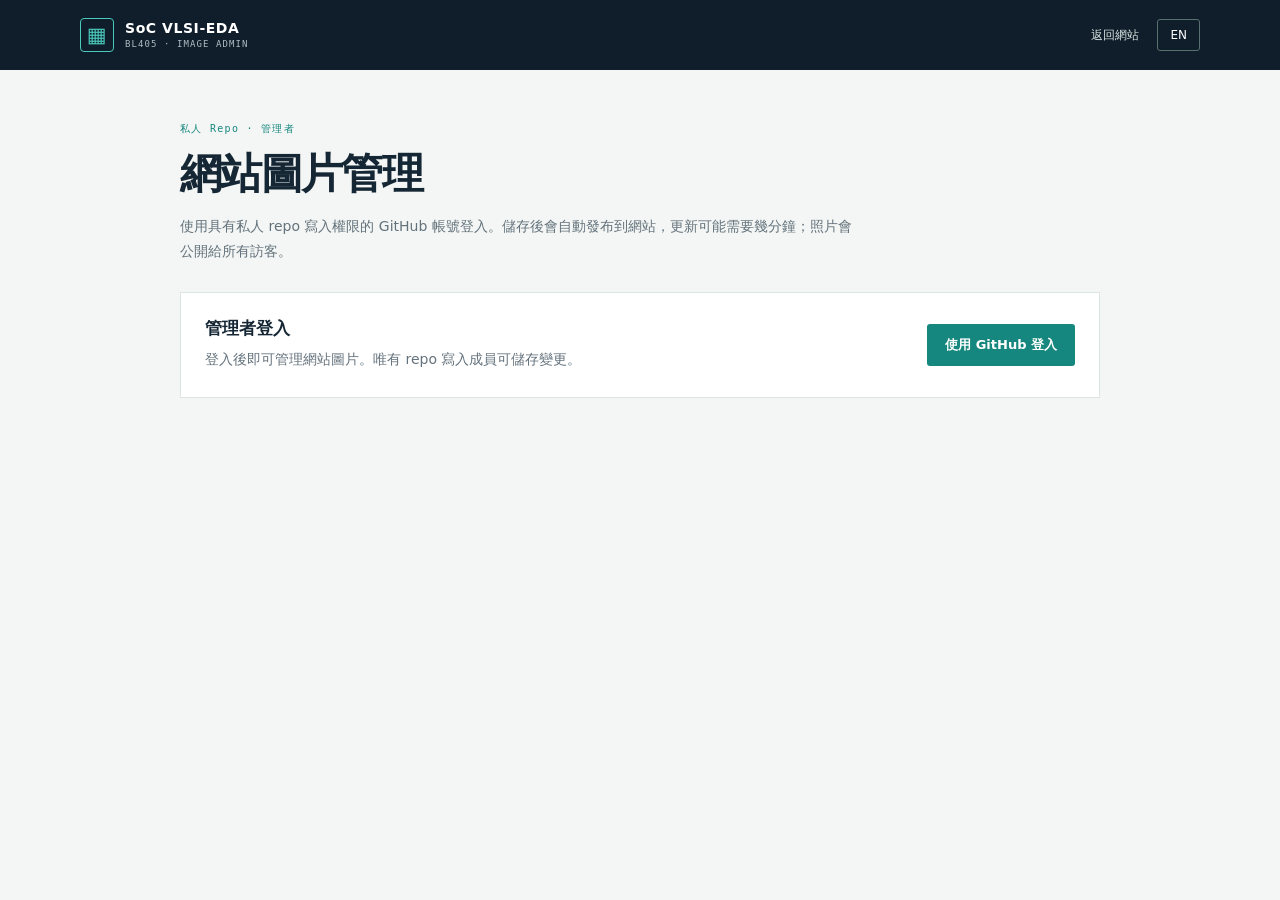
<file: admin/index.html>
<!doctype html>
<html lang="zh-Hant">
  <head>
    <meta charset="utf-8" />
    <meta name="viewport" content="width=device-width, initial-scale=1" />
    <meta name="theme-color" content="#101d2a" />
    <title>圖片管理｜SoC VLSI-EDA Laboratory</title>
    <link rel="stylesheet" href="admin.css" />
  </head>
  <body>
    <header class="admin-header">
      <a class="admin-brand" href="../"><span class="brand-mark" aria-hidden="true">▦</span><span>SoC VLSI-EDA <small>BL405 · IMAGE ADMIN</small></span></a>
      <div class="header-actions">
        <a class="back-link" href="../#gallery" data-i18n="back">返回網站</a>
        <button class="language-toggle" id="language-toggle" type="button" aria-label="切換語言">EN</button>
      </div>
    </header>

    <main class="admin-main">
      <section class="admin-intro">
        <p class="eyebrow" data-i18n="eyebrow">PRIVATE REPOSITORY · ADMIN</p>
        <h1 data-i18n="title">網站圖片管理</h1>
        <p data-i18n="intro">使用具有私人 repo 寫入權限的 GitHub 帳號登入。儲存後會自動發布到網站，更新可能需要幾分鐘；照片會公開給所有訪客。</p>
      </section>

      <section class="setup-notice" id="setup-notice" hidden>
        <h2 data-i18n="setupTitle">管理服務尚未啟用</h2>
        <p data-i18n="setupBody">請先完成 Cloudflare Worker 與 GitHub App 設定，再填入管理 API 網址。</p>
      </section>

      <section class="auth-card" id="auth-card" hidden>
        <div>
          <h2 data-i18n="loginTitle">管理者登入</h2>
          <p id="auth-status" data-i18n="loginHelp">登入後即可管理網站圖片。唯有 repo 寫入成員可儲存變更。</p>
        </div>
        <a class="primary-button" id="login-link" href="#" data-i18n="loginButton">使用 GitHub 登入</a>
      </section>

      <div id="editor" hidden>
        <div class="signed-in-bar">
          <p><span data-i18n="signedInAs">目前登入：</span><strong id="user-login"></strong></p>
          <button class="secondary-button" id="logout-button" type="button" data-i18n="logout">登出</button>
        </div>

        <section class="editor-card">
          <div class="card-heading">
            <div><p class="eyebrow" data-i18n="fixedEyebrow">IMAGE SLOTS</p><h2 data-i18n="fixedTitle">首頁與教授照片</h2></div>
            <p data-i18n="fixedHelp">選擇首頁或教授照片位置並上傳替換。</p>
          </div>
          <form id="slot-form" class="editor-form">
            <label><span data-i18n="slotLabel">圖片位置</span><select id="slot-select" required></select></label>
            <label class="file-picker"><span data-i18n="imageLabel">替換圖片</span><input id="slot-file" type="file" accept="image/jpeg,image/png,image/webp" required /><small data-i18n="fileHint">JPG、PNG 或 WebP；單張上限 10 MiB，會優先轉為 WebP 以減少檔案大小。</small></label>
            <div class="preview-frame"><img id="slot-preview" alt="" hidden /><span id="slot-preview-empty" data-i18n="previewEmpty">選擇圖片後預覽</span></div>
            <button class="primary-button" type="submit" data-i18n="saveSlot">儲存圖片</button>
            <p class="form-status" id="slot-status" role="status" aria-live="polite"></p>
          </form>
        </section>

        <section class="editor-card">
          <div class="card-heading">
            <div><p class="eyebrow" data-i18n="membersEyebrow">MEMBERS</p><h2 data-i18n="membersTitle">成員資料與照片</h2></div>
            <p data-i18n="membersHelp">選擇成員卡片，可單獨修改姓名或替換照片。姓名與照片都會公開顯示。</p>
          </div>
          <div class="member-admin-grid" id="member-admin-grid"></div>
        </section>

        <section class="editor-card">
          <div class="card-heading">
            <div><p class="eyebrow" data-i18n="galleryEyebrow">GALLERY</p><h2 data-i18n="galleryTitle">活動相簿</h2></div>
            <p data-i18n="galleryHelp">新增照片，或選擇既有項目替換照片及修改說明。</p>
          </div>
          <form id="gallery-form" class="editor-form gallery-form">
            <label><span data-i18n="galleryTarget">相簿項目</span><select id="gallery-target" required></select></label>
            <label><span data-i18n="dateLabel">活動日期</span><input id="gallery-date" type="date" /></label>
            <label><span data-i18n="titleZh">標題（繁體中文）</span><input id="gallery-title-zh" type="text" maxlength="120" /></label>
            <label><span data-i18n="titleEn">標題（English）</span><input id="gallery-title-en" type="text" maxlength="120" /></label>
            <label><span data-i18n="descriptionZh">說明（繁體中文）</span><textarea id="gallery-description-zh" rows="3" maxlength="800"></textarea></label>
            <label><span data-i18n="descriptionEn">說明（English）</span><textarea id="gallery-description-en" rows="3" maxlength="800"></textarea></label>
            <label class="file-picker"><span data-i18n="galleryImage">活動照片</span><input id="gallery-file" type="file" accept="image/jpeg,image/png,image/webp" /><small data-i18n="galleryFileHint">新增項目必須選照片；修改既有項目時可只改文字。</small></label>
            <div class="preview-frame"><img id="gallery-preview" alt="" hidden /><span id="gallery-preview-empty" data-i18n="previewEmpty">選擇圖片後預覽</span></div>
            <button class="primary-button" type="submit" data-i18n="saveGallery">儲存相簿項目</button>
            <p class="form-status" id="gallery-status" role="status" aria-live="polite"></p>
          </form>
          <div class="gallery-admin-list" id="gallery-admin-list"></div>
        </section>
      </div>

      <p class="page-status" id="page-status" role="status" aria-live="polite"></p>
    </main>

    <script src="config.js"></script>
    <script src="admin.js"></script>
  </body>
</html>
</file>
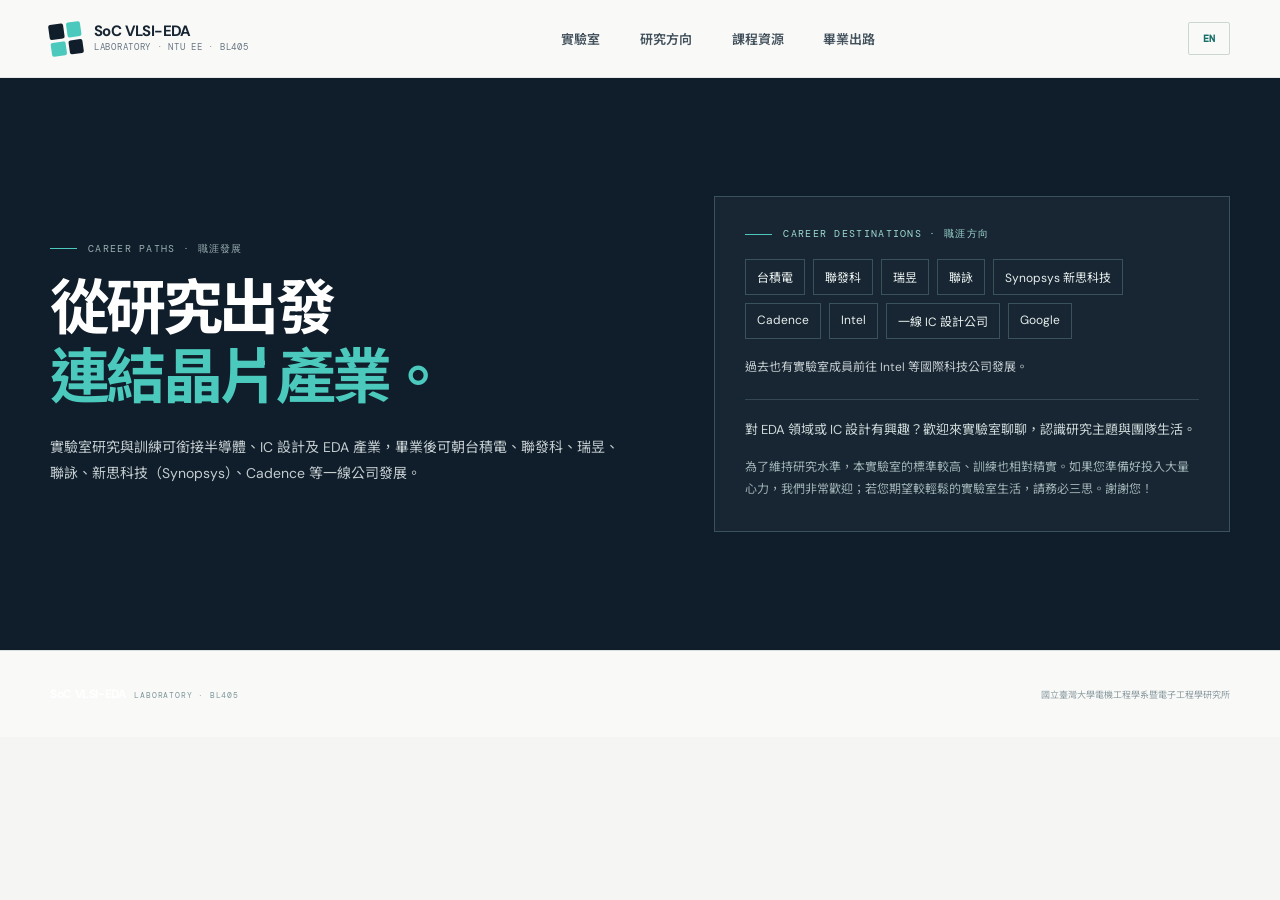
<file: career.html>
<!doctype html>
<html lang="zh-Hant">
  <head>
    <meta charset="utf-8" />
    <meta name="viewport" content="width=device-width, initial-scale=1" />
    <meta name="description" content="SoC VLSI-EDA 實驗室的產業職涯方向與校友發展。" />
    <meta name="theme-color" content="#101d2a" />
    <title>畢業出路｜SoC VLSI-EDA Laboratory</title>
    <link rel="preconnect" href="https://fonts.googleapis.com" />
    <link rel="preconnect" href="https://fonts.gstatic.com" crossorigin />
    <link href="https://fonts.googleapis.com/css2?family=DM+Mono:wght@400;500&family=DM+Sans:wght@400;500;600;700&family=Noto+Sans+TC:wght@400;500;600;700;800&display=swap" rel="stylesheet" />
    <link rel="stylesheet" href="styles.css" />
  </head>
  <body data-page="career">
    <a class="skip-link" href="#main" data-i18n="skipLink">跳至主要內容</a>
    <header class="site-header">
      <a class="brand" href="index.html" aria-label="SoC VLSI-EDA Laboratory 首頁">
        <span class="brand-mark" aria-hidden="true"><span></span><span></span><span></span><span></span></span>
        <span class="brand-copy"><strong>SoC VLSI-EDA</strong><small>LABORATORY · NTU EE · BL405</small></span>
      </a>
      <nav class="site-nav resource-nav" aria-label="主要導覽">
        <a href="index.html#about" data-i18n="navAbout">實驗室</a>
        <a href="index.html#research" data-i18n="navResearch">研究方向</a>
        <a href="optimization.html" data-i18n="navCourse">課程資源</a>
        <a href="career.html" aria-current="page" data-i18n="navCareer">畢業出路</a>
      </nav>
      <button class="language-toggle" id="language-toggle" type="button" aria-label="Switch to English">EN</button>
    </header>
    <main id="main" class="career-section section-pad">
      <div class="page-shell career-grid">
        <div class="career-content">
          <p class="eyebrow" data-i18n="careerEyebrow"><span class="eyebrow-line"></span> CAREER PATHS · 職涯發展</p>
          <h1 class="section-title" data-i18n="careerTitle">從研究出發<br /><em>連結晶片產業。</em></h1>
          <p class="career-description" data-i18n="careerIntro">實驗室研究與訓練可銜接半導體、IC 設計及 EDA 產業，畢業後可朝台積電、聯發科、瑞昱、聯詠、新思科技（Synopsys）、Cadence 等一線公司發展。</p>
        </div>
        <div class="career-panel">
          <p class="eyebrow career-companies-title" data-i18n="careerCompaniesTitle"><span class="eyebrow-line"></span> CAREER DESTINATIONS · 職涯方向</p>
          <ul class="career-companies" aria-label="相關企業" data-i18n-aria="careerCompaniesLabel">
            <li data-i18n="careerCompany1">台積電</li>
            <li data-i18n="careerCompany2">聯發科</li>
            <li data-i18n="careerCompany3">瑞昱</li>
            <li data-i18n="careerCompany4">聯詠</li>
            <li data-i18n="careerCompany5">Synopsys 新思科技</li>
            <li data-i18n="careerCompany6">Cadence</li>
            <li data-i18n="careerCompany7">Intel</li>
            <li data-i18n="careerCompany8">一線 IC 設計公司</li>
            <li data-i18n="careerCompany9">Google</li>
          </ul>
          <p class="career-alumni" data-i18n="careerAlumni">過去也有實驗室成員前往 Intel 等國際科技公司發展。</p>
          <p class="career-invitation" data-i18n="careerInvite">對 EDA 領域或 IC 設計有興趣？歡迎來實驗室聊聊，認識研究主題與團隊生活。</p>
          <p class="career-expectations" data-i18n="careerExpectations">為了維持研究水準，本實驗室的標準較高、訓練也相對精實。如果您準備好投入大量心力，我們非常歡迎；若您期望較輕鬆的實驗室生活，請務必三思。謝謝您！</p>
        </div>
      </div>
    </main>
    <footer class="resource-footer"><div class="page-shell footer-inner"><a class="footer-brand" href="index.html">SoC VLSI-EDA <span>LABORATORY · BL405</span></a><p data-i18n="footerDepartment">國立臺灣大學電機工程學系暨電子工程學研究所</p></div></footer>
    <script src="script.js?v=career-label-20260928"></script>
  </body>
</html>
</file>
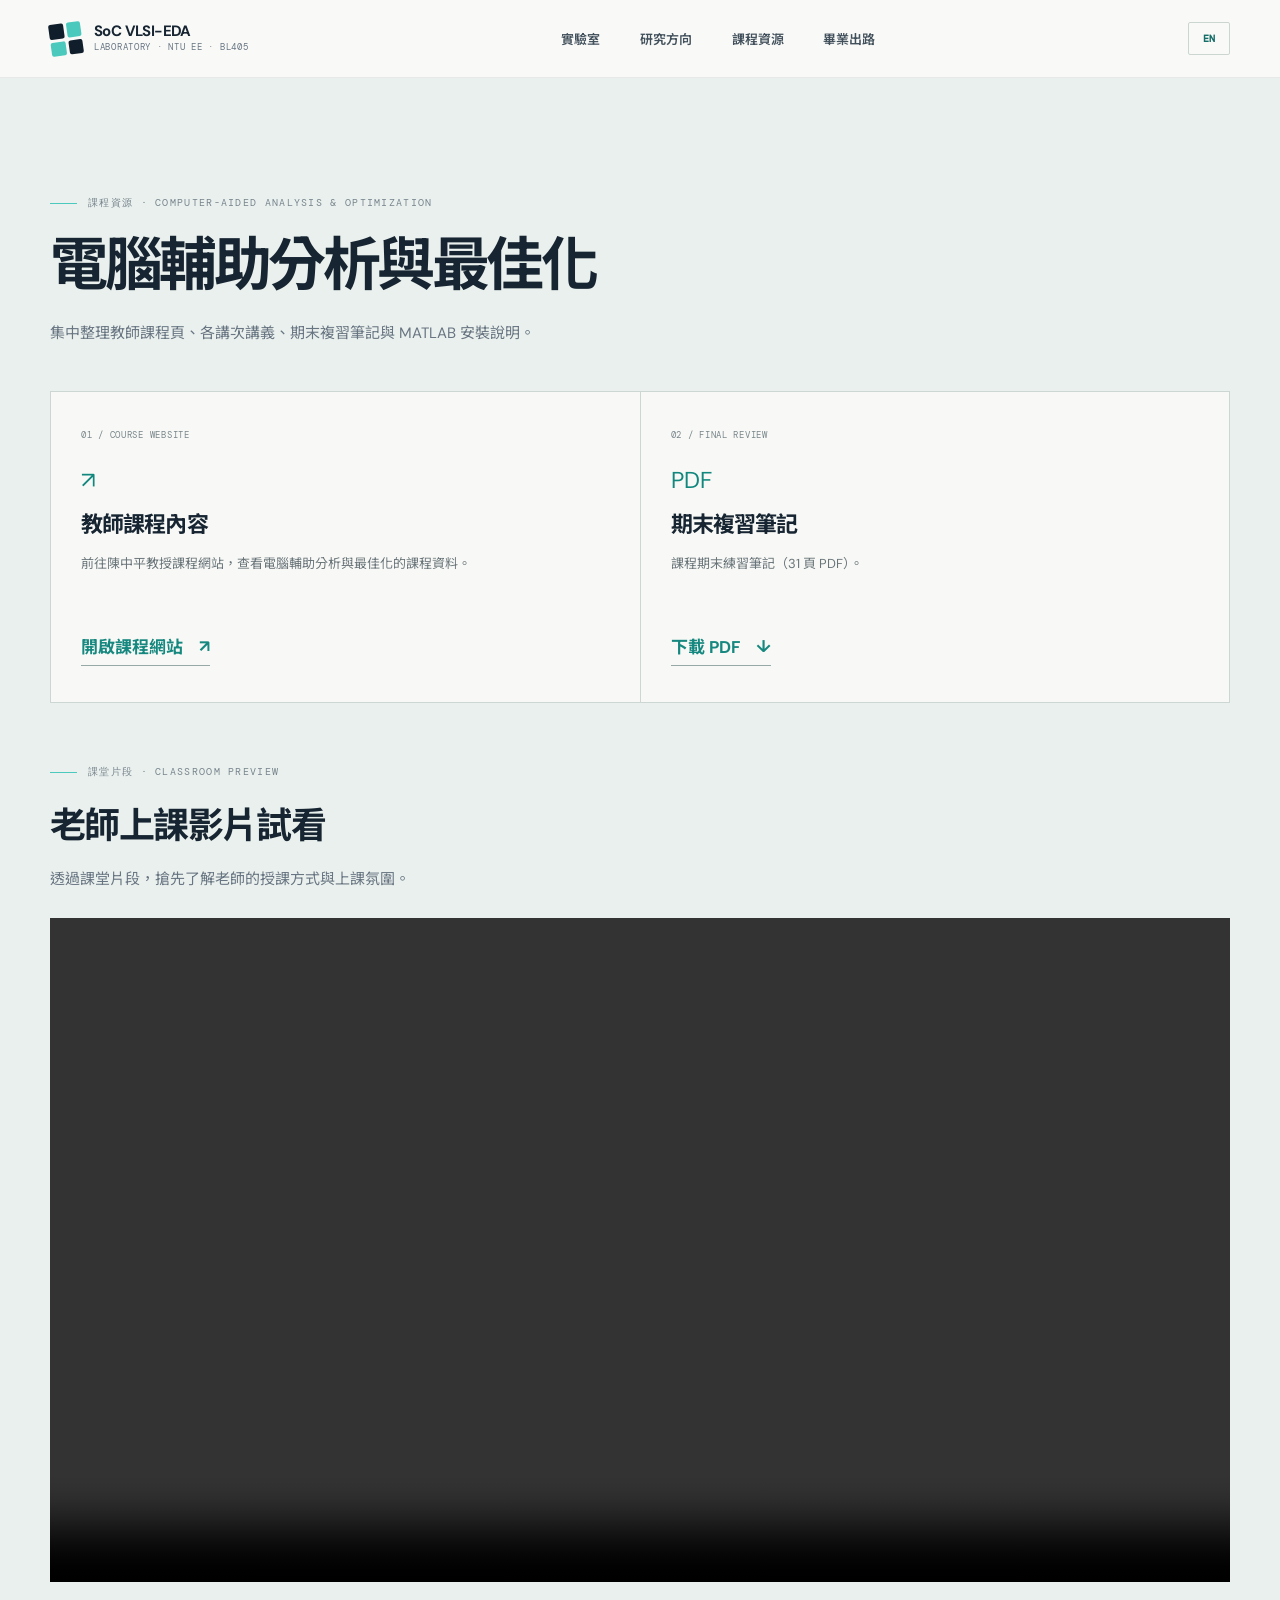
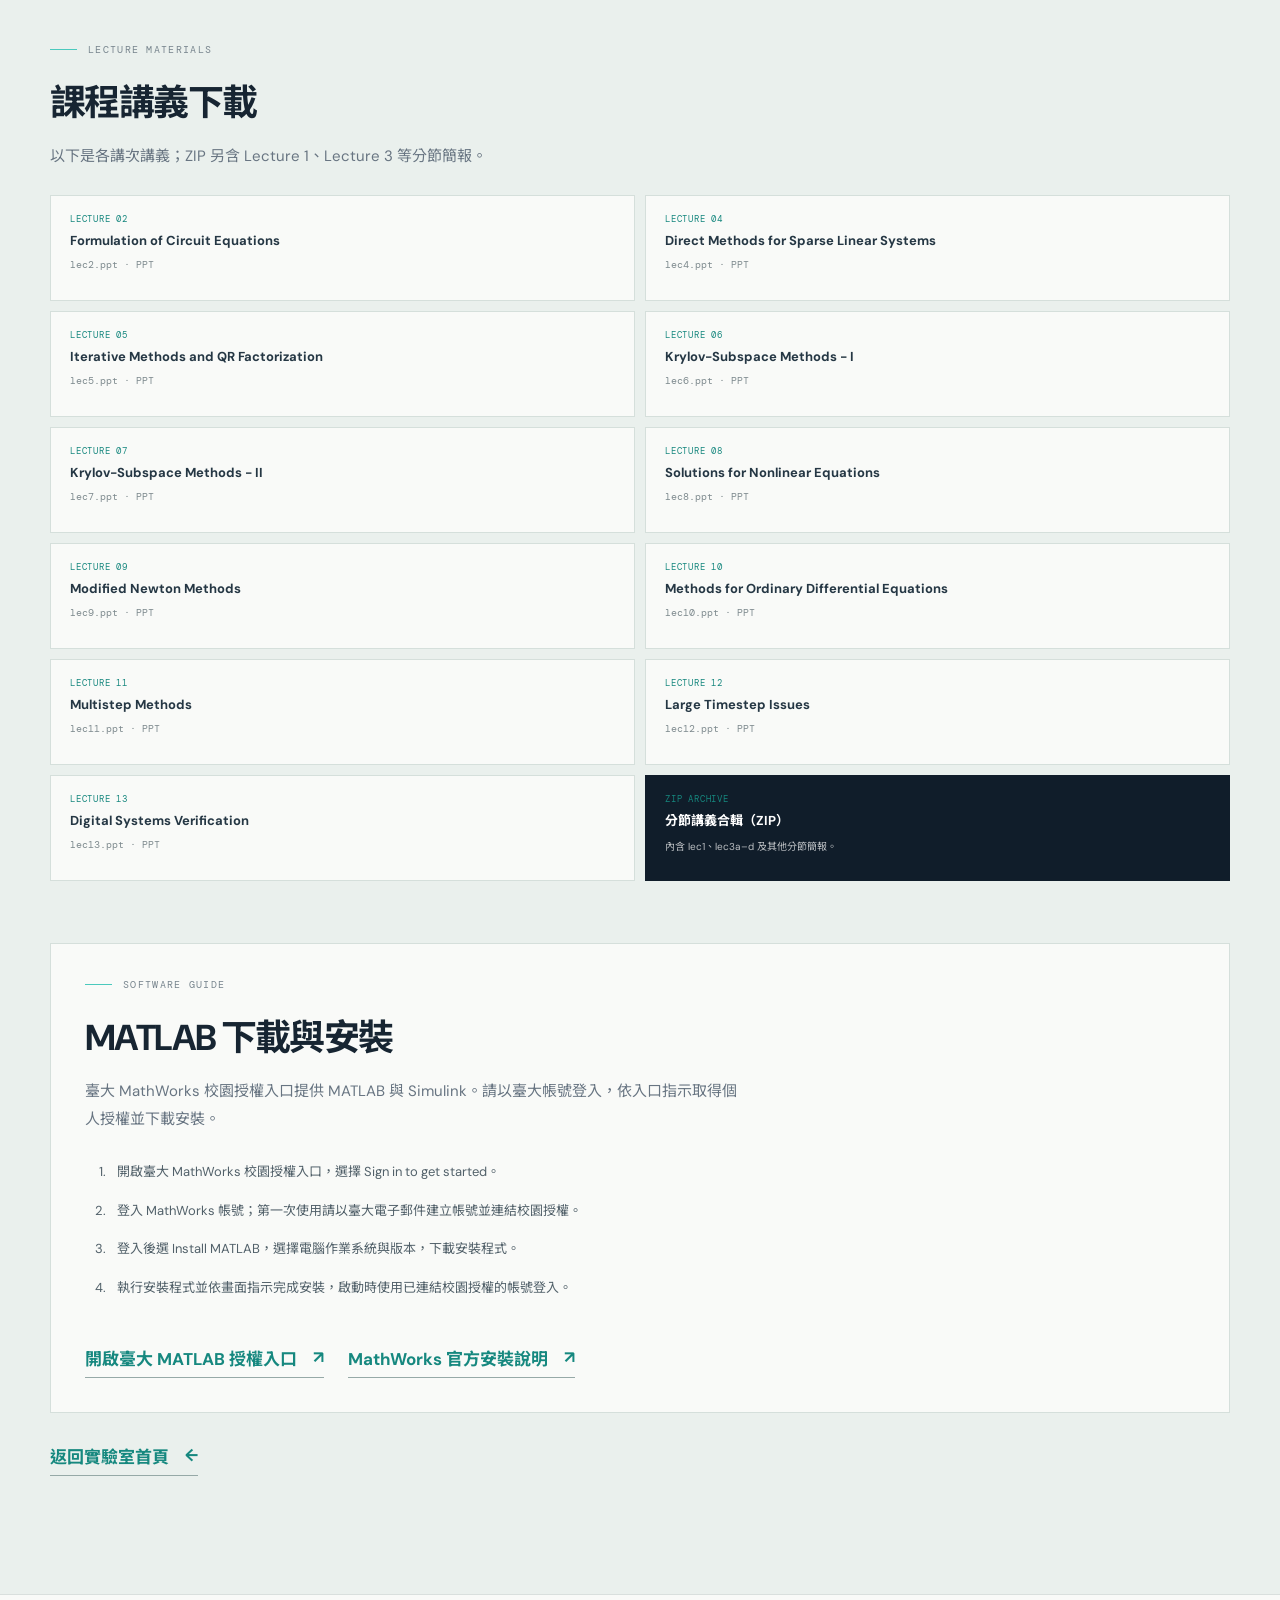
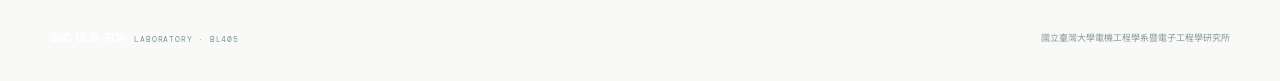
<file: optimization.html>
<!doctype html>
<html lang="zh-Hant">
  <head>
    <meta charset="utf-8" />
    <meta name="viewport" content="width=device-width, initial-scale=1" />
    <meta name="description" content="陳中平教授「電腦輔助分析與最佳化」課程網站與期末複習筆記。" />
    <meta name="theme-color" content="#101d2a" />
    <title>電腦輔助分析與最佳化｜課程資源｜SoC VLSI-EDA Laboratory</title>
    <link rel="preconnect" href="https://fonts.googleapis.com" />
    <link rel="preconnect" href="https://fonts.gstatic.com" crossorigin />
    <link href="https://fonts.googleapis.com/css2?family=DM+Mono:wght@400;500&family=DM+Sans:wght@400;500;600;700&family=Noto+Sans+TC:wght@400;500;600;700;800&display=swap" rel="stylesheet" />
    <link rel="stylesheet" href="styles.css" />
  </head>
  <body data-page="course">
    <a class="skip-link" href="#main" data-i18n="skipLink">跳至主要內容</a>
    <header class="site-header">
      <a class="brand" href="index.html" aria-label="SoC VLSI-EDA Laboratory 首頁">
        <span class="brand-mark" aria-hidden="true"><span></span><span></span><span></span><span></span></span>
        <span class="brand-copy"><strong>SoC VLSI-EDA</strong><small>LABORATORY · NTU EE · BL405</small></span>
      </a>
      <nav class="site-nav resource-nav" aria-label="主要導覽">
        <a href="index.html#about" data-i18n="navAbout">實驗室</a>
        <a href="index.html#research" data-i18n="navResearch">研究方向</a>
        <a href="optimization.html" aria-current="page" data-i18n="navCourse">課程資源</a>
        <a href="career.html" data-i18n="navCareer">畢業出路</a>
      </nav>
      <button class="language-toggle" id="language-toggle" type="button" aria-label="Switch to English">EN</button>
    </header>
    <main id="main" class="resource-main section-pad">
      <div class="page-shell">
        <p class="eyebrow"><span class="eyebrow-line"></span><span data-i18n="courseEyebrow">課程資源 · COMPUTER-AIDED ANALYSIS &amp; OPTIMIZATION</span></p>
        <h1 class="section-title resource-title" data-i18n="courseHeading">電腦輔助分析與最佳化</h1>
        <p class="resource-intro" data-i18n="courseIntro">整理陳中平教授的課程網站與期末複習筆記，方便從實驗室網站直接前往。</p>
        <div class="resource-grid">
          <article class="resource-panel">
            <span class="card-index">01 / COURSE WEBSITE</span>
            <div class="research-icon" aria-hidden="true">↗</div>
            <h2 data-i18n="courseSiteTitle">教師課程內容</h2>
            <p data-i18n="courseSiteDescription">前往陳中平教授課程網站，查看電腦輔助分析與最佳化的課程資料。</p>
            <a class="text-link" href="https://ccf.ee.ntu.edu.tw/~cchen/course/simulation/simulation.htm" target="_blank" rel="noopener noreferrer"><span data-i18n="courseSiteAction">開啟課程網站</span><span aria-hidden="true">↗</span></a>
          </article>
          <article class="resource-panel">
            <span class="card-index">02 / FINAL REVIEW</span>
            <div class="research-icon" aria-hidden="true">PDF</div>
            <h2 data-i18n="courseNotesTitle">期末複習筆記</h2>
            <p data-i18n="courseNotesDescription">課程期末練習筆記（31 頁 PDF）。</p>
            <a class="text-link" href="assets/course/computer-aided-analysis-optimization-final-review.pdf" download><span data-i18n="courseNotesAction">下載 PDF</span><span aria-hidden="true">↓</span></a>
          </article>
        </div>
        <section class="course-preview-section" aria-labelledby="course-preview-title">
          <p class="eyebrow"><span class="eyebrow-line"></span><span data-i18n="coursePreviewEyebrow"> CLASSROOM PREVIEW · 課堂片段</span></p>
          <h2 id="course-preview-title" class="resource-subtitle" data-i18n="coursePreviewTitle">老師上課影片試看</h2>
          <p class="resource-intro" data-i18n="coursePreviewDescription">透過課堂片段，搶先了解老師的授課方式與上課氛圍。</p>
          <video class="course-preview-video" controls playsinline preload="metadata" aria-label="老師上課影片試看" data-i18n-aria="coursePreviewVideoLabel">
            <source src="assets/videos/teacher-class-preview.mp4" type="video/mp4" />
            您的瀏覽器不支援影片播放。
          </video>
        </section>
        <section class="lecture-section" aria-labelledby="lecture-title">
          <p class="eyebrow"><span class="eyebrow-line"></span> LECTURE MATERIALS</p>
          <h2 id="lecture-title" class="resource-subtitle" data-i18n="lectureMaterialsTitle">課程講義下載</h2>
          <p class="resource-intro" data-i18n="lectureMaterialsIntro">以下是講義檔與壓縮合輯；Lecture 1、Lecture 3 的分節講義收錄在 ZIP 中。</p>
          <div class="lecture-grid">
            <a class="lecture-link" href="assets/course/lectures/lec2.ppt" download><span>LECTURE 02</span><strong>Formulation of Circuit Equations</strong><small>lec2.ppt · PPT</small></a>
            <a class="lecture-link" href="assets/course/lectures/lec4.ppt" download><span>LECTURE 04</span><strong>Direct Methods for Sparse Linear Systems</strong><small>lec4.ppt · PPT</small></a>
            <a class="lecture-link" href="assets/course/lectures/lec5.ppt" download><span>LECTURE 05</span><strong>Iterative Methods and QR Factorization</strong><small>lec5.ppt · PPT</small></a>
            <a class="lecture-link" href="assets/course/lectures/lec6.ppt" download><span>LECTURE 06</span><strong>Krylov-Subspace Methods - I</strong><small>lec6.ppt · PPT</small></a>
            <a class="lecture-link" href="assets/course/lectures/lec7.ppt" download><span>LECTURE 07</span><strong>Krylov-Subspace Methods - II</strong><small>lec7.ppt · PPT</small></a>
            <a class="lecture-link" href="assets/course/lectures/lec8.ppt" download><span>LECTURE 08</span><strong>Solutions for Nonlinear Equations</strong><small>lec8.ppt · PPT</small></a>
            <a class="lecture-link" href="assets/course/lectures/lec9.ppt" download><span>LECTURE 09</span><strong>Modified Newton Methods</strong><small>lec9.ppt · PPT</small></a>
            <a class="lecture-link" href="assets/course/lectures/lec10.ppt" download><span>LECTURE 10</span><strong>Methods for Ordinary Differential Equations</strong><small>lec10.ppt · PPT</small></a>
            <a class="lecture-link" href="assets/course/lectures/lec11.ppt" download><span>LECTURE 11</span><strong>Multistep Methods</strong><small>lec11.ppt · PPT</small></a>
            <a class="lecture-link" href="assets/course/lectures/lec12.ppt" download><span>LECTURE 12</span><strong>Large Timestep Issues</strong><small>lec12.ppt · PPT</small></a>
            <a class="lecture-link" href="assets/course/lectures/lec13.ppt" download><span>LECTURE 13</span><strong>Digital Systems Verification</strong><small>lec13.ppt · PPT</small></a>
            <a class="lecture-link lecture-bundle" href="assets/course/lectures/lecture.zip" download>
              <span>ZIP ARCHIVE</span><strong data-i18n="lectureBundleTitle">Lecture 1–13 講義合輯（ZIP）</strong>
              <small data-i18n="lectureBundleDescription">包含講義合輯與分節檔案，可一次下載。</small>
            </a>
          </div>
        </section>
        <section class="matlab-guide" aria-labelledby="matlab-title">
          <p class="eyebrow"><span class="eyebrow-line"></span> SOFTWARE GUIDE</p>
          <h2 id="matlab-title" class="resource-subtitle" data-i18n="matlabTitle">MATLAB 下載與安裝</h2>
          <p class="resource-intro" data-i18n="matlabIntro">臺大 MathWorks 校園授權入口提供 MATLAB 與 Simulink。請以臺大帳號登入，依入口指示取得個人授權並下載安裝。</p>
          <ol class="matlab-steps">
            <li data-i18n="matlabStep1">開啟臺大 MathWorks 校園授權入口，選擇 Sign in to get started。</li>
            <li data-i18n="matlabStep2">登入 MathWorks 帳號；第一次使用請以臺大電子郵件建立帳號並連結校園授權。</li>
            <li data-i18n="matlabStep3">登入後選 Install MATLAB，選擇電腦作業系統與版本，下載安裝程式。</li>
            <li data-i18n="matlabStep4">執行安裝程式並依畫面指示完成安裝，啟動時使用已連結校園授權的帳號登入。</li>
          </ol>
          <div class="matlab-links">
            <a class="text-link" href="https://www.mathworks.com/academia/tah-portal/national-taiwan-university-31089594.html" target="_blank" rel="noopener noreferrer"><span data-i18n="matlabPortalAction">開啟臺大 MATLAB 授權入口</span><span aria-hidden="true">↗</span></a>
            <a class="text-link" href="https://www.mathworks.com/help/install/ug/install-products-with-internet-connection.html" target="_blank" rel="noopener noreferrer"><span data-i18n="matlabInstallHelpAction">MathWorks 官方安裝說明</span><span aria-hidden="true">↗</span></a>
          </div>
        </section>
        <a class="text-link resource-back" href="index.html"><span data-i18n="backHome">返回實驗室首頁</span><span aria-hidden="true">←</span></a>
      </div>
    </main>
    <footer class="resource-footer"><div class="page-shell footer-inner"><a class="footer-brand" href="index.html">SoC VLSI-EDA <span>LABORATORY · BL405</span></a><p>國立臺灣大學電機工程學系暨電子工程學研究所</p></div></footer>
    <script src="script.js?v=media-20261104"></script>
  </body>
</html>
</file>
<file: styles.css>
:root {
  color-scheme: light;
  --ink: #172532;
  --muted: #687582;
  --paper: #f5f6f3;
  --white: #fff;
  --navy: #101d2a;
  --teal: #4bc9bd;
  --line: #d9dfdd;
  --orange: #d88149;
  --font-sans: "DM Sans", "Noto Sans TC", sans-serif;
  --font-mono: "DM Mono", monospace;
}

* { box-sizing: border-box; }
html { scroll-behavior: smooth; scroll-padding-top: 90px; }
body { margin: 0; color: var(--ink); background: var(--paper); font-family: var(--font-sans); -webkit-font-smoothing: antialiased; }
a { color: inherit; text-decoration: none; }
button { font: inherit; }
.page-shell { width: min(1180px, calc(100% - 64px)); margin-inline: auto; }
.sr-only, .skip-link:not(:focus) { position: absolute; width: 1px; height: 1px; padding: 0; margin: -1px; overflow: hidden; clip: rect(0, 0, 0, 0); white-space: nowrap; border: 0; }
.skip-link:focus { position: fixed; z-index: 100; inset: 12px auto auto 12px; background: #fff; padding: 12px 16px; border-radius: 4px; }

.site-header { height: 78px; padding: 0 max(32px, calc((100vw - 1180px) / 2)); display: flex; align-items: center; justify-content: space-between; background: #f9faf8; position: sticky; top: 0; z-index: 20; border-bottom: 1px solid rgba(16, 29, 42, .08); }
.brand { display: flex; align-items: center; gap: 12px; }
.brand-mark { width: 32px; height: 32px; display: grid; grid-template-columns: 1fr 1fr; gap: 3px; transform: rotate(-8deg); }
.brand-mark span { background: var(--navy); border-radius: 2px; }
.brand-mark span:nth-child(2), .brand-mark span:nth-child(3) { background: var(--teal); }
.brand-copy { display: flex; flex-direction: column; gap: 2px; }
.brand-copy strong { font-size: 15px; letter-spacing: -.04em; line-height: 1; }
.brand-copy small { color: var(--muted); font: 9px var(--font-mono); letter-spacing: .08em; }
.site-nav { height: 100%; display: flex; gap: clamp(20px, 3.1vw, 44px); align-items: center; }
.site-nav a { font-size: 13px; font-weight: 600; color: #42505b; transition: color .2s ease; }
.site-nav a:hover { color: #087f78; }
.site-nav .nav-contact { display: flex; align-items: center; gap: 10px; padding: 11px 15px; color: var(--white); background: var(--navy); border-radius: 2px; }
.site-nav .nav-contact:hover { color: #fff; background: #244253; }
.language-toggle { flex: 0 0 auto; min-width: 42px; padding: 9px 10px; border: 1px solid #cbd6d2; border-radius: 2px; color: #176e68; background: transparent; font: 10px var(--font-mono); font-weight: 700; cursor: pointer; }
.language-toggle:hover { color: #fff; border-color: var(--navy); background: var(--navy); }
.menu-toggle { display: none; }

.hero { min-height: 650px; height: min(780px, calc(100svh - 78px)); max-height: 850px; position: relative; overflow: hidden; color: #fff; background: #17212b; }
.hero-photo { position: absolute; inset: 0 0 0 auto; width: 50%; height: 100%; object-fit: contain; object-position: center; background: #17212b; }
.hero-video { top: 50%; right: 0; bottom: auto; left: auto; width: 58%; height: auto; max-height: 100%; aspect-ratio: 16 / 9; transform: translateY(-50%); }
.hero-shade { position: absolute; inset: 0; pointer-events: none; background: linear-gradient(90deg, rgba(8, 17, 26, .98) 0%, rgba(8, 17, 26, .96) 39%, rgba(8, 17, 26, .68) 47%, rgba(8, 17, 26, .08) 52%, transparent 59%), linear-gradient(0deg, rgba(8, 17, 26, .3) 0%, transparent 42%); }
.hero-content { height: 100%; min-height: 650px; display: flex; flex-direction: column; justify-content: center; align-items: flex-start; position: relative; z-index: 1; padding-top: 20px; pointer-events: none; }
.hero-content a { pointer-events: auto; }
.eyebrow { margin: 0; display: flex; align-items: center; gap: 11px; color: #78858e; font: 10px var(--font-mono); letter-spacing: .13em; text-transform: uppercase; }
.hero-eyebrow { color: #c6d0d1; margin-bottom: 27px; }
.live-dot { width: 7px; height: 7px; border-radius: 50%; background: var(--teal); box-shadow: 0 0 12px rgba(75, 201, 189, .75); }
.hero h1 { max-width: 560px; margin: 0; font-size: clamp(32px, 3.8vw, 54px); font-weight: 700; letter-spacing: -.055em; line-height: 1.3; }
.hero-en { margin: 17px 0 0; color: #c2cfce; font: 500 clamp(14px, 1.7vw, 19px) var(--font-mono); letter-spacing: -.02em; }
.hero-bottom { width: 100%; display: flex; align-items: flex-end; justify-content: space-between; margin-top: 66px; }
.hero-bottom p { margin: 0; color: rgba(255,255,255,.83); font-size: 15px; line-height: 1.9; }
.round-link { width: 48px; height: 48px; border: 1px solid rgba(255,255,255,.55); border-radius: 50%; display: grid; place-items: center; font-size: 21px; transition: background .2s, color .2s, transform .2s; }
.round-link:hover { color: var(--navy); background: #fff; transform: translateY(3px); }
.hero-index { position: absolute; right: max(32px, calc((100vw - 1180px) / 2)); top: 50%; writing-mode: vertical-rl; color: #fff; font: 10px var(--font-mono); letter-spacing: .16em; z-index: 2; }
.hero-index span { color: var(--teal); padding: 8px 0; }
.mobile-break { display: none; }

.admissions-notice { color: #53331f; background: #f1e4d9; border-bottom: 1px solid #e2ccba; }
.admissions-inner { min-height: 64px; display: flex; align-items: center; gap: 14px; }
.admissions-inner p { margin: 0; font-size: 16px; font-weight: 700; line-height: 1.7; }
.notice-mark { width: 23px; height: 23px; flex: 0 0 auto; display: grid; place-items: center; border: 1px solid #b66c39; border-radius: 50%; color: #9c542b; font: 12px var(--font-mono); font-weight: 700; }

.section-pad { padding: 118px 0; }
.intro { background: #f9faf8; }
.intro-grid { display: grid; grid-template-columns: .88fr 1.12fr; gap: 10%; align-items: start; }
.eyebrow-line { width: 27px; height: 1px; display: inline-block; background: var(--teal); }
.section-heading h2 { margin: 27px 0 20px; font-size: clamp(37px, 4.6vw, 58px); line-height: 1.35; letter-spacing: -.055em; }
.section-heading h2 em { color: #188c83; font-style: normal; }
.heading-note { max-width: 330px; margin: 0; color: var(--muted); font-size: 14px; line-height: 1.9; }
.intro-copy { max-width: 620px; padding-top: 25px; }
.intro-copy p { color: #5b6973; font-size: 15px; line-height: 2.05; }
.intro-copy .lead-copy { margin-top: 0; color: #394852; font-size: 17px; line-height: 2; }
.lead-copy strong { color: var(--ink); }
.text-link { display: inline-flex; gap: 16px; align-items: center; margin-top: 16px; padding-bottom: 7px; border-bottom: 1px solid #96a9a7; font-size: 13px; font-weight: 700; }
.text-link span { color: #16887f; font-size: 17px; transition: transform .2s; }
.text-link:hover span { transform: translate(3px, -3px); }
.motto-band { margin-top: 68px; padding: 21px 27px; display: flex; align-items: center; justify-content: space-between; gap: 24px; border-left: 3px solid var(--orange); background: #eaf0ed; }
.motto-band .eyebrow { flex: 0 0 auto; }
.motto-band blockquote { margin: 0; color: #183344; font-size: clamp(21px, 3vw, 34px); font-weight: 700; letter-spacing: .09em; }
.facts-row { margin-top: 42px; display: grid; grid-template-columns: repeat(4, 1fr); border-top: 1px solid var(--line); }
.fact { padding: 24px 15px 0 0; display: flex; flex-direction: column; gap: 9px; }
.fact + .fact { border-left: 1px solid var(--line); padding-left: 24px; }
.fact-value { color: #243946; font: 500 18px var(--font-mono); letter-spacing: -.05em; }
.fact-label { color: var(--muted); font-size: 11px; line-height: 1.6; }

.research-section { background: #eaf0ed; }
.section-topline { display: flex; align-items: flex-end; justify-content: space-between; gap: 30px; margin-bottom: 46px; }
.section-title { margin: 18px 0 0; font-size: clamp(38px, 5vw, 60px); letter-spacing: -.06em; line-height: 1.15; }
.title-period { color: #158d84; }
.section-intro { margin: 0 0 5px; color: var(--muted); font-size: 13px; line-height: 1.9; }
.featured-research { min-height: 340px; display: grid; grid-template-columns: 70px minmax(0, 1fr) 290px; gap: 22px; align-items: start; position: relative; overflow: hidden; padding: 38px 42px; background: var(--navy); color: #fff; }
.featured-research + .featured-research { margin-top: 1px; }
.thermal-featured { background: #142431; }
.featured-number { color: var(--teal); font: 12px var(--font-mono); padding-top: 2px; }
.featured-main { position: relative; z-index: 1; max-width: 690px; }
.featured-main .eyebrow { color: #9aaeb1; }
.featured-main h3 { margin: 20px 0 5px; font-size: clamp(25px, 3vw, 38px); font-weight: 600; letter-spacing: -.05em; }
.featured-subtitle { margin: 0 0 18px; color: #9edbd2; font-size: 15px; }
.featured-description { max-width: 650px; color: #c3cdd0; font-size: 13px; line-height: 1.95; }
.tag-list { display: flex; flex-wrap: wrap; gap: 7px; margin-top: 21px; }
.tag-list span { padding: 6px 9px; border: 1px solid rgba(147, 196, 191, .3); border-radius: 2px; color: #c4d9d6; font: 9px var(--font-mono); }
.circuit-art { width: 250px; height: 250px; position: relative; align-self: center; justify-self: end; opacity: .8; }
.circuit-orbit { position: absolute; inset: 14px; border: 1px solid rgba(75, 201, 189, .32); border-radius: 50%; transform: rotate(-25deg) scaleY(.53); }
.orbit-two { inset: 38px -4px; transform: rotate(48deg) scaleY(.7); border-color: rgba(216, 129, 73, .45); }
.circuit-core { position: absolute; top: 50%; left: 50%; transform: translate(-50%, -50%); display: grid; place-items: center; width: 68px; height: 68px; border: 1px solid var(--teal); border-radius: 50%; color: var(--teal); background: #132b37; font: 12px var(--font-mono); box-shadow: 0 0 40px rgba(75, 201, 189, .18); }
.thermal-art .circuit-orbit { border-color: rgba(245, 165, 93, .4); }
.thermal-art .orbit-two { border-color: rgba(75, 201, 189, .32); }
.thermal-core { border-color: #f0a25f; color: #ffd0a6; background: #362a2b; box-shadow: 0 0 40px rgba(240, 162, 95, .22); font-size: 18px; }
.node { position: absolute; width: 8px; height: 8px; border-radius: 50%; background: var(--teal); box-shadow: 0 0 14px var(--teal); }
.node-a { top: 25px; left: 69px; }.node-b { top: 65px; right: 18px; background: #de9466; box-shadow: 0 0 14px #de9466; }.node-c { bottom: 31px; right: 42px; }.node-d { bottom: 45px; left: 24px; background: #de9466; box-shadow: 0 0 14px #de9466; }.node-e { top: 30px; right: 78px; width: 5px; height: 5px; }
.research-grid { display: grid; grid-template-columns: repeat(3, 1fr); gap: 1px; margin-top: 1px; background: #ccd6d2; border: 1px solid #ccd6d2; }
.research-card { min-height: 255px; position: relative; padding: 25px 27px 30px; background: #f8f9f6; transition: background .2s, transform .2s; }
.research-card:hover { background: #fff; z-index: 1; transform: translateY(-3px); }
.card-index { color: #79868b; font: 9px var(--font-mono); letter-spacing: .08em; }
.research-icon { margin-top: 26px; color: #11877d; font-size: 23px; line-height: 1; }
.research-card h3 { max-width: 280px; margin: 11px 0 9px; font-size: 17px; letter-spacing: -.04em; }
.research-card p { max-width: 320px; margin: 0; color: #6a757a; font-size: 12px; line-height: 1.9; }
.card-arrow { position: absolute; right: 25px; bottom: 23px; color: #13877f; font-size: 16px; }

.resource-main { min-height: calc(100svh - 150px); background: #eaf0ed; }
.resource-title { max-width: 900px; margin-top: 22px; font-size: clamp(34px, 5vw, 58px); }
.resource-intro { max-width: 660px; margin: 20px 0 44px; color: var(--muted); font-size: 15px; line-height: 1.9; }
.resource-grid { display: grid; grid-template-columns: repeat(2, minmax(0, 1fr)); gap: 1px; border: 1px solid #ccd6d2; background: #ccd6d2; }
.resource-panel { min-height: 310px; padding: 30px; background: #f8f9f6; }
.resource-panel h2 { margin: 14px 0 10px; font-size: 22px; letter-spacing: -.04em; }
.resource-panel p { max-width: 440px; min-height: 52px; color: #6a757a; font-size: 13px; line-height: 1.9; }
.resource-subtitle { margin: 17px 0 0; color: var(--ink); font-size: clamp(25px, 3.2vw, 36px); letter-spacing: -.045em; }
.course-preview-section, .lecture-section, .matlab-guide { margin-top: 62px; }
.course-preview-section .resource-intro, .lecture-section .resource-intro, .matlab-guide .resource-intro { margin: 16px 0 24px; }
.course-preview-video { display: block; width: 100%; max-height: 680px; aspect-ratio: 16 / 9; object-fit: contain; background: var(--navy); }
.lecture-grid { display: grid; grid-template-columns: repeat(2, minmax(0, 1fr)); gap: 10px; }
.lecture-link { min-height: 106px; padding: 17px 19px; display: flex; flex-direction: column; align-items: flex-start; gap: 6px; border: 1px solid #d5dfdb; background: #f9faf8; transition: background .2s, transform .2s; }
.lecture-link:hover { background: #fff; transform: translateY(-2px); }
.lecture-link > span { color: #16877e; font: 9px var(--font-mono); letter-spacing: .09em; }
.lecture-link strong { color: #253744; font-size: 13px; line-height: 1.6; }
.lecture-link small { color: #7e8a8e; font: 10px var(--font-mono); }
.lecture-bundle { color: #fff; border-color: var(--navy); background: var(--navy); }
.lecture-bundle:hover { background: #203949; }
.lecture-bundle strong, .lecture-bundle small { color: #fff; }
.lecture-bundle small { opacity: .72; font-family: var(--font-sans); }
.matlab-guide { padding: 34px; border: 1px solid #d5dfdb; background: #f9faf8; }
.matlab-steps { margin: 26px 0 22px; padding-left: 24px; color: #52616a; }
.matlab-steps li { padding: 0 0 14px 8px; font-size: 13px; line-height: 1.9; }
.matlab-links { display: flex; flex-wrap: wrap; gap: 0 24px; }
.matlab-links .text-link { margin-top: 8px; }
.resource-back { margin-top: 30px; }
.resource-footer { background: #f9faf8; border-top: 1px solid var(--line); }
.resource-footer .footer-inner { min-height: 86px; }
@media (max-width: 900px) {
  .resource-nav { gap: 18px; }
}
@media (max-width: 640px) {
  .resource-nav { display: none; }
  .resource-grid { grid-template-columns: 1fr; }
  .resource-panel { min-height: 270px; }
  .resource-panel p { min-height: 0; }
  .lecture-grid { grid-template-columns: 1fr; }
  .course-preview-section, .lecture-section, .matlab-guide { margin-top: 44px; }
  .matlab-guide { padding: 24px 20px; }
  .matlab-steps li { font-size: 12px; }
  .resource-footer .footer-inner { padding-block: 18px; }
}

.professor-section { background: #f9faf8; }
.professor-grid { display: grid; grid-template-columns: .8fr 1.2fr; gap: 9%; align-items: center; }
.professor-visual { min-height: 520px; position: relative; display: grid; place-items: center; overflow: hidden; background: #dfe8e4; }
.professor-visual::after { content: ""; position: absolute; inset: auto 0 0; height: 132px; background: linear-gradient(transparent, rgba(16, 29, 42, .76)); }
.professor-photo { position: absolute; inset: 0; width: 100%; height: 100%; object-fit: cover; object-position: center 24%; }
.professor-visual-caption { position: absolute; inset: auto 24px 20px; z-index: 1; display: flex; justify-content: space-between; color: #fff; text-shadow: 0 1px 5px rgba(0,0,0,.55); font: 8px var(--font-mono); letter-spacing: .07em; }
.professor-content { padding: 10px 0; }
.professor-content h2 { margin: 23px 0 0; font-size: clamp(39px, 5vw, 58px); letter-spacing: -.06em; }
.professor-en { margin: 5px 0 26px; color: #16877e; font: 11px var(--font-mono); letter-spacing: .09em; }
.professor-bio { color: #596771; font-size: 13px; line-height: 2; }
.professor-links { display: flex; flex-wrap: wrap; gap: 10px 24px; }
.professor-links .text-link { margin-top: 8px; }
.awards-block { margin-top: 35px; padding-top: 24px; border-top: 1px solid var(--line); }
.awards-block .eyebrow { margin-bottom: 15px; }
.awards-list { display: flex; flex-wrap: wrap; gap: 8px; }
.awards-list span { padding: 8px 10px; background: #edf2ef; color: #506168; font-size: 10px; }

.teacher-videos-section { background: var(--navy); color: #fff; }
.teacher-videos-section .eyebrow, .teacher-videos-section .section-intro { color: #9fb4b7; }
.teacher-videos-section .section-title { color: #fff; }
.teacher-video-grid { display: grid; grid-template-columns: repeat(2, minmax(0, 1fr)); gap: 18px; }
.teacher-video-card { margin: 0; overflow: hidden; border: 1px solid rgba(147, 196, 191, .25); background: rgba(255, 255, 255, .035); }
.teacher-video-card video { display: block; width: 100%; aspect-ratio: 16 / 9; object-fit: contain; background: #07111a; }
.teacher-video-card figcaption { padding: 16px 18px 19px; }
.teacher-video-card figcaption span { color: var(--teal); font: 9px var(--font-mono); letter-spacing: .09em; }
.teacher-video-card h3 { margin: 7px 0 0; color: #fff; font-size: 16px; }

.members-section { background: #eaf0ed; }
.members-topline { margin-bottom: 38px; }
.members-grid { display: grid; grid-template-columns: repeat(4, 1fr); gap: 16px; }
.member-card { min-width: 0; padding: 11px; background: #f9faf8; border: 1px solid rgba(23, 37, 50, .07); transition: transform .2s, box-shadow .2s; }
.member-card:hover { transform: translateY(-3px); box-shadow: 0 12px 28px rgba(23,37,50,.08); }
.member-photo { aspect-ratio: 1 / .94; position: relative; overflow: hidden; display: grid; place-items: center; background: linear-gradient(145deg, #dfe9e5, #c9d8d4); }
.member-portrait { width: 100%; height: 100%; position: absolute; inset: 0; object-fit: cover; }
.member-portrait[data-member-image="member-03"] { object-position: center 30%; }
.member-portrait[data-member-image="member-06"],
.member-portrait[data-member-image="member-07"] { object-position: center 25%; }
.member-portrait[data-member-image="member-13"] { object-position: center 15%; }
.member-portrait[data-member-image="member-05"] { object-position: center top; }
.member-info { padding: 13px 5px 7px; }
.member-name { margin: 0; font-size: 14px; font-weight: 700; }
.member-role { margin: 4px 0 13px; color: #718087; font-size: 10px; }
.member-motto { margin: 0; padding-top: 9px; border-top: 1px solid #dce3e0; color: #6b777a; font-size: 10px; line-height: 1.7; }
.member-motto::before { content: "“"; color: #148a81; font: 18px Georgia, serif; padding-right: 4px; vertical-align: -3px; }
.noscript-note { color: var(--muted); }

.publications-section { background: #f9faf8; }
.teacher-quotes-section { background: #f9faf8; }
.teacher-speech-card { max-width: 980px; margin: 34px auto 0; padding: clamp(24px, 5vw, 52px); background: #fff; border: 1px solid var(--line); }
.teacher-speech-heading { padding-bottom: 24px; border-bottom: 1px solid var(--line); }
.teacher-speech-heading h3 { margin: 12px 0 8px; color: var(--navy); font-size: clamp(25px, 3vw, 36px); letter-spacing: -.035em; }
.teacher-speech-heading > p:last-child { margin: 0; color: var(--muted); font-size: 14px; }
.teacher-quote-highlight { margin: 26px 0; padding: 3px 0 3px 22px; border-left: 3px solid var(--teal); color: var(--navy); font-size: clamp(18px, 2vw, 23px); font-weight: 600; line-height: 1.8; }
.teacher-speech-copy { max-width: 790px; color: #46545e; font-size: 15px; line-height: 2; }
.teacher-speech-copy p { margin: 0 0 16px; }
.teacher-speech-card > .text-link { margin-top: 14px; }
.publication-source-note { margin: -4px 0 24px; color: #687582; font-size: 12px; line-height: 1.8; }
.publication-accordions { display: grid; gap: 10px; }
.publication-group { border: 1px solid var(--line); background: #fff; }
.publication-group summary { min-height: 66px; padding: 18px 22px; display: flex; align-items: center; justify-content: space-between; gap: 16px; cursor: pointer; list-style: none; font-size: 14px; font-weight: 700; }
.publication-group summary::-webkit-details-marker { display: none; }
.publication-group summary::after { content: "+"; margin-left: auto; color: #16877e; font: 20px var(--font-mono); }
.publication-group[open] summary::after { content: "−"; }
.publication-count { min-width: 32px; padding: 4px 7px; border-radius: 20px; color: #176e68; background: #e4f1ed; text-align: center; font: 10px var(--font-mono); }
.publication-list { margin: 0; padding: 0 22px 18px; list-style: none; counter-reset: papers; }
.publication-item { display: grid; grid-template-columns: 44px minmax(0, 1fr); gap: 15px; padding: 15px 0; border-top: 1px solid #e9eeeb; }
.paper-year { padding-top: 2px; color: #17877f; font: 11px var(--font-mono); }
.publication-item h3 { margin: 0; color: #253744; font-size: 13px; font-weight: 700; line-height: 1.65; }
.publication-item p { margin: 5px 0 0; color: #687582; font-size: 11px; line-height: 1.65; }
.publication-item .paper-venue { color: #87918f; font-style: italic; }
.publications-section > .page-shell > .text-link { margin-top: 22px; }

.gallery-section { background: #eaf0ed; }
.gallery-grid { display: grid; grid-template-columns: repeat(3, minmax(0, 1fr)); gap: 18px; }
.gallery-featured-video { display: grid; grid-template-columns: minmax(0, 1.65fr) minmax(250px, .75fr); margin: 0 0 18px; overflow: hidden; border: 1px solid #dbe4e0; background: #fff; }
.gallery-featured-video video { display: block; width: 100%; height: 100%; min-height: 320px; max-height: 620px; object-fit: contain; background: var(--navy); }
.gallery-featured-copy { display: flex; flex-direction: column; justify-content: center; padding: clamp(24px, 4vw, 48px); }
.gallery-featured-copy h3 { margin: 12px 0 10px; color: #20313b; font-size: clamp(22px, 3vw, 34px); letter-spacing: -.04em; }
.gallery-featured-copy > p:last-child { margin: 0; color: #65737b; font-size: 13px; line-height: 1.8; }
.gallery-card { overflow: hidden; border: 1px solid #dbe4e0; background: #fff; }
.gallery-card > img { display: block; width: 100%; aspect-ratio: 4 / 3; object-fit: cover; background: #dce5e2; }
.gallery-card-copy { padding: 17px 18px 19px; }
.gallery-card-copy time { color: #16877e; font: 10px/1.5 "DM Mono", monospace; letter-spacing: .07em; }
.gallery-card-copy h3 { margin: 6px 0 7px; color: #20313b; font-size: 16px; }
.gallery-card-copy p { margin: 0; color: #65737b; font-size: 12px; line-height: 1.7; }
.gallery-admin-link { display: inline-flex; align-items: center; gap: 12px; margin-top: 24px; color: #167c74; font-size: 12px; font-weight: 700; text-decoration: none; }
.gallery-admin-link:hover { color: #0e5d57; }
.gallery-admin-link[hidden] { display: none; }
#gallery-empty[hidden] { display: none; }
.gallery-empty { min-height: 230px; display: flex; flex-direction: column; align-items: center; justify-content: center; gap: 13px; border: 1px dashed #aebfba; color: #687582; text-align: center; background: rgba(255,255,255,.38); }
.gallery-empty p { margin: 0; font-size: 13px; }
.gallery-empty-icon { color: #16877e; font-size: 35px; line-height: 1; }

.admins-section { padding-block: 82px; background: #f9faf8; }
.admins-section .section-topline { margin-bottom: 26px; }
.admins-list { display: flex; flex-wrap: wrap; gap: 10px; margin: 0; padding: 0; list-style: none; }
.admins-list li { padding: 10px 15px; border: 1px solid #dbe4e0; background: #fff; color: #4c5d64; font-size: 12px; }
.admins-list li a { color: #167c74; font-size: 10px; text-decoration: underline; }

.career-section { background: var(--navy); color: #fff; }
.career-grid { display: grid; grid-template-columns: 1.05fr .95fr; gap: 8%; align-items: center; }
.career-section .eyebrow { color: #9aafb2; }
.career-section .section-title { color: #fff; }
.career-section .section-title em { color: var(--teal); font-style: normal; }
.career-description { max-width: 590px; margin: 22px 0 0; color: #c3cdd0; font-size: 14px; line-height: 1.9; }
.career-panel { padding: 30px; border: 1px solid rgba(147, 196, 191, .28); background: rgba(255, 255, 255, .035); }
.career-companies-title { color: #9edbd2 !important; font-size: 10px; }
.career-companies { display: flex; flex-wrap: wrap; gap: 8px; margin: 18px 0 23px; padding: 0; list-style: none; }
.career-alumni { margin: -5px 0 20px; color: #c3cdd0; font-size: 12px; line-height: 1.8; }
.career-companies li { padding: 8px 11px; border: 1px solid rgba(147, 196, 191, .28); color: #e6efed; font-size: 12px; }
.career-invitation { margin: 0; padding-top: 18px; border-top: 1px solid rgba(147, 196, 191, .22); color: #cbd9d8; font-size: 13px; line-height: 1.85; }
.career-expectations { margin: 14px 0 0; color: #9fb3b6; font-size: 12px; line-height: 1.9; }

.contact-section { padding: 83px 0; background: #183344; color: #fff; }
.contact-inner { display: flex; justify-content: space-between; align-items: flex-end; gap: 50px; }
.contact-section .eyebrow { color: #aac0c0; }
.contact-section h2 { margin: 24px 0 0; font-size: clamp(34px, 4.7vw, 56px); line-height: 1.35; letter-spacing: -.06em; }
.contact-details { min-width: 340px; color: #c5d0d1; font-size: 12px; line-height: 1.9; }
.contact-details p { margin: 0 0 14px; }
.contact-details .lab-inquiry { margin-top: 18px; }
.contact-details a { display: inline-flex; gap: 12px; margin-top: 7px; padding-bottom: 5px; border-bottom: 1px solid #67938e; color: #a3ded6; }
.site-footer { background: #101d2a; color: #c4cecf; }
.footer-inner { min-height: 76px; display: flex; align-items: center; justify-content: space-between; gap: 20px; }
.footer-brand { color: #fff; font-size: 12px; font-weight: 700; letter-spacing: -.03em; }
.footer-brand span { margin-left: 5px; color: #7e969b; font: 8px var(--font-mono); letter-spacing: .1em; }
.footer-inner p, .footer-copy { margin: 0; color: #8b9ba0; font-size: 9px; }
.footer-admin { margin: 0; color: #8b9ba0; font-size: 9px; }
.footer-copy { font-family: var(--font-mono); }

@media (max-width: 900px) {
  .page-shell { width: min(100% - 48px, 740px); }
  .site-header { padding-inline: 24px; }
  .site-nav { gap: clamp(8px, 1.25vw, 13px); }
  .site-nav a { font-size: 10px; }
  .site-nav .nav-contact { gap: 5px; padding: 9px 10px; }
  .language-toggle { min-width: 38px; padding-inline: 7px; }
  .intro-grid { gap: 7%; }
  .featured-research { grid-template-columns: 38px minmax(0, 1fr) 190px; padding: 32px 26px; gap: 15px; }
  .circuit-art { transform: scale(.8); transform-origin: center right; margin-right: -18px; }
  .research-card { padding: 22px 20px 28px; }
  .research-card h3 { font-size: 15px; }
  .professor-grid { gap: 6%; }
  .gallery-featured-video { grid-template-columns: 1fr; }
  .gallery-featured-video video { height: auto; min-height: 0; aspect-ratio: 16 / 9; }
  .career-grid { gap: 5%; }
  .professor-links { gap: 4px 18px; }
  .professor-visual { min-height: 440px; }
  .members-grid { grid-template-columns: repeat(3, 1fr); }
  .hero { height: auto; min-height: 0; max-height: none; }
  .hero-photo { position: relative; inset: auto; display: block; width: 100%; height: auto; aspect-ratio: 1170 / 940; object-fit: contain; object-position: center; }
  .hero-video-layout .hero-photo { width: 100%; max-height: none; aspect-ratio: 16 / 9; transform: none; }
  .hero-shade { inset: 0 0 auto; height: calc(100vw * .8034); background: linear-gradient(0deg, rgba(8, 17, 26, .22), transparent 34%); }
  .hero-video-layout .hero-shade { height: 56.25vw; }
  .hero-content { height: auto; min-height: 0; padding-block: 42px 38px; background: var(--navy); }
  .hero-bottom { margin-top: 32px; }
  .hero-index { top: 20px; right: 18px; }
}

@media (max-width: 640px) {
  html { scroll-padding-top: 68px; }
  .page-shell { width: calc(100% - 40px); }
  .teacher-video-grid { grid-template-columns: 1fr; }
  .site-header { height: 68px; padding-inline: 20px; gap: 10px; }
  .brand-mark { width: 27px; height: 27px; }
  .brand-copy strong { font-size: 14px; }
  .brand-copy small { font-size: 8px; }
  .language-toggle { margin-left: auto; min-width: 42px; }
  .menu-toggle { width: 40px; height: 40px; border: 0; background: transparent; display: flex; flex-direction: column; justify-content: center; align-items: center; gap: 6px; cursor: pointer; }
  .menu-toggle span:not(.sr-only) { width: 22px; height: 1px; background: var(--ink); transition: transform .2s; }
  .menu-toggle[aria-expanded="true"] span:nth-last-child(2) { transform: translateY(3.5px) rotate(45deg); }
  .menu-toggle[aria-expanded="true"] span:last-child { transform: translateY(-3.5px) rotate(-45deg); }
  .site-nav { display: none; position: absolute; top: 68px; left: 0; right: 0; height: auto; padding: 12px 20px 22px; background: #f9faf8; border-bottom: 1px solid var(--line); flex-direction: column; align-items: stretch; gap: 0; }
  .site-nav.is-open { display: flex; }
  .site-nav a { padding: 13px 4px; border-bottom: 1px solid #e4e9e6; font-size: 13px; }
  .site-nav .nav-contact { justify-content: space-between; margin-top: 13px; padding: 13px 15px; border: 0; }
  .site-nav a { font-size: 13px; }
  .admissions-inner { min-height: 72px; }
  .admissions-inner p { font-size: 14px; }
  .hero { min-height: 0; height: auto; max-height: none; }
  .hero-photo { position: relative; inset: auto; display: block; width: 100%; height: auto; aspect-ratio: 1170 / 940; object-fit: contain; object-position: center; }
  .hero-video-layout .hero-photo { width: 100%; max-height: none; aspect-ratio: 16 / 9; transform: none; }
  .hero-shade { inset: 0 0 auto; height: calc(100vw * .8034); background: linear-gradient(0deg, rgba(8,17,26,.22), transparent 34%); }
  .hero-video-layout .hero-shade { height: 56.25vw; }
  .hero-content { height: auto; min-height: 0; justify-content: center; padding-block: 32px 36px; background: var(--navy); }
  .hero-eyebrow { margin-bottom: 18px; font-size: 9px; }
  .hero h1 { font-size: clamp(31px, 9vw, 46px); line-height: 1.4; }
  .hero-en { font-size: 13px; margin-top: 11px; }
  .hero-bottom { margin-top: 22px; }
  .hero-bottom p { font-size: 12px; }
  .mobile-break { display: initial; }
  .round-link { width: 40px; height: 40px; flex: 0 0 auto; }
  .hero-index { right: 14px; top: 18px; }
  .section-pad { padding: 78px 0; }
  .intro-grid { display: block; }
  .section-heading h2 { margin: 20px 0 13px; font-size: 38px; }
  .heading-note { font-size: 12px; }
  .intro-copy { padding-top: 29px; }
  .intro-copy p { font-size: 13px; }
  .intro-copy .lead-copy { font-size: 15px; }
  .facts-row { margin-top: 48px; grid-template-columns: 1fr 1fr; row-gap: 20px; }
  .motto-band { margin-top: 42px; padding: 18px; align-items: flex-start; flex-direction: column; gap: 13px; }
  .motto-band blockquote { font-size: 25px; }
  .fact { padding-top: 17px; }
  .fact + .fact { padding-left: 14px; }
  .fact:nth-child(3) { border-left: 0; padding-left: 0; }
  .fact-value { font-size: 15px; }
  .fact-label { font-size: 9px; }
  .section-topline { display: block; margin-bottom: 30px; }
  .career-grid { grid-template-columns: 1fr; gap: 28px; }
  .career-panel { padding: 24px 20px; }
  .section-title { margin-top: 14px; font-size: 42px; }
  .section-intro { margin-top: 16px; font-size: 11px; }
  .featured-research { display: block; min-height: auto; padding: 27px 23px 30px; }
  .featured-number { margin-bottom: 17px; }
  .featured-main h3 { margin-top: 15px; font-size: 27px; }
  .featured-subtitle { font-size: 13px; }
  .featured-description { font-size: 11px; }
  .tag-list span { font-size: 8px; }
  .circuit-art { position: absolute; right: -55px; top: 2px; width: 180px; height: 180px; transform: scale(.65); opacity: .34; }
  .featured-main { position: relative; }
  .research-grid { grid-template-columns: 1fr; }
  .research-card { min-height: 195px; padding: 22px; }
  .research-icon { margin-top: 19px; }
  .research-card h3 { font-size: 16px; }
  .research-card p { max-width: 90%; }
  .professor-grid { display: flex; flex-direction: column; align-items: stretch; gap: 38px; }
  .professor-visual { min-height: 0; aspect-ratio: 3 / 4; }
  .professor-content h2 { margin-top: 18px; font-size: 43px; }
  .professor-bio { font-size: 12px; }
  .professor-links { display: grid; justify-items: start; }
  .awards-list span { font-size: 9px; }
  .members-grid { grid-template-columns: repeat(2, 1fr); gap: 10px; }
  .member-card { padding: 7px; }
  .member-info { padding: 10px 3px 5px; }
  .member-name { font-size: 12px; }
  .member-role { font-size: 9px; margin-bottom: 10px; }
  .member-motto { font-size: 9px; }
  .publication-group summary { min-height: 59px; padding: 15px; font-size: 12px; }
  .publication-list { padding-inline: 14px; }
  .publication-item { grid-template-columns: 37px minmax(0, 1fr); gap: 9px; }
  .publication-item h3 { font-size: 12px; }
  .publication-item p { font-size: 10px; }
  .publication-source-note { font-size: 11px; }
  .gallery-grid { grid-template-columns: repeat(2, minmax(0, 1fr)); gap: 12px; }
  .gallery-card-copy { padding: 13px; }
  .gallery-card-copy h3 { font-size: 14px; }
  .gallery-empty { min-height: 190px; padding: 20px; }
  .admins-list { gap: 7px; }
  .admins-list li { padding: 9px 11px; font-size: 11px; }
  .contact-section { padding: 64px 0; }
  .contact-inner { display: block; }
  .contact-section h2 { font-size: 39px; }
  .contact-details { min-width: 0; margin-top: 34px; font-size: 11px; }
  .footer-inner { padding-block: 23px; display: grid; grid-template-columns: 1fr 1fr; gap: 12px; }
  .footer-inner p { grid-column: 1 / -1; grid-row: 2; }
  .footer-copy { text-align: right; }
}

@media (max-width: 480px) {
  .gallery-grid { grid-template-columns: 1fr; }
}

@media (prefers-reduced-motion: reduce) {
  *, *::before, *::after { scroll-behavior: auto !important; transition-duration: .01ms !important; animation-duration: .01ms !important; }
}
</file>
<file: admin/admin.css>
:root { color-scheme: light; --ink: #152634; --muted: #64727c; --teal: #16877e; --line: #dce5e2; --paper: #f3f6f4; --white: #fff; }
* { box-sizing: border-box; }
body { margin: 0; background: var(--paper); color: var(--ink); font-family: "DM Sans", "Noto Sans TC", system-ui, sans-serif; }
button, input, select, textarea { font: inherit; }
[hidden] { display: none !important; }
.admin-header { min-height: 70px; padding: 12px max(24px, calc((100vw - 1120px) / 2)); display: flex; align-items: center; justify-content: space-between; gap: 20px; background: #101d2a; color: #fff; }
.admin-brand { display: flex; align-items: center; gap: 11px; color: inherit; font-size: 14px; font-weight: 700; letter-spacing: .04em; text-decoration: none; }
.brand-mark { display: grid; width: 34px; height: 34px; place-items: center; border: 1px solid #4bc9bd; border-radius: 4px; color: #4bc9bd; font-size: 21px; }
.admin-brand small { display: block; margin-top: 3px; color: #aebdc4; font: 9px/1.3 "DM Mono", monospace; letter-spacing: .12em; }
.header-actions { display: flex; align-items: center; gap: 18px; }
.back-link { color: #d7e6e2; font-size: 12px; text-decoration: none; }
.language-toggle { border: 1px solid #56716e; border-radius: 3px; padding: 8px 12px; background: transparent; color: #fff; cursor: pointer; font-size: 12px; }
.admin-main { width: min(920px, calc(100% - 36px)); margin: 0 auto; padding: 52px 0 90px; }
.admin-intro { max-width: 680px; margin-bottom: 28px; }
.eyebrow { margin: 0 0 10px; color: var(--teal); font: 10px/1.4 "DM Mono", monospace; letter-spacing: .13em; }
h1, h2, p { margin-top: 0; }
.admin-intro h1 { margin-bottom: 12px; font-size: clamp(30px, 6vw, 42px); letter-spacing: -.04em; }
.admin-intro > p:last-child, .card-heading > p, .auth-card p, .setup-notice p { margin: 0; color: var(--muted); font-size: 14px; line-height: 1.8; }
.setup-notice, .auth-card, .editor-card { border: 1px solid var(--line); background: var(--white); }
.setup-notice { padding: 24px; border-left: 4px solid #dcaa58; }
.setup-notice h2 { margin-bottom: 8px; font-size: 17px; }
.auth-card { display: flex; align-items: center; justify-content: space-between; gap: 22px; padding: 24px; }
.auth-card h2 { margin-bottom: 7px; font-size: 17px; }
.primary-button, .secondary-button { display: inline-flex; min-height: 42px; align-items: center; justify-content: center; border: 0; border-radius: 3px; padding: 0 18px; cursor: pointer; font-size: 13px; font-weight: 700; text-decoration: none; }
.primary-button { background: var(--teal); color: #fff; }
.primary-button:hover { background: #0e6d66; }
.secondary-button { border: 1px solid var(--line); background: #fff; color: var(--ink); }
.primary-button:disabled, .secondary-button:disabled { cursor: wait; opacity: .65; }
.signed-in-bar { display: flex; align-items: center; justify-content: space-between; gap: 16px; margin: 24px 0 16px; border: 1px solid var(--line); padding: 12px 16px; background: #fff; }
.signed-in-bar p { margin: 0; color: var(--muted); font-size: 13px; }
.signed-in-bar strong { color: var(--ink); }
.editor-card { margin-top: 18px; padding: clamp(20px, 4vw, 30px); }
.card-heading { display: flex; align-items: end; justify-content: space-between; gap: 20px; padding-bottom: 20px; border-bottom: 1px solid var(--line); }
.card-heading h2 { margin: 0; font-size: 21px; }
.card-heading > p { max-width: 360px; font-size: 12px; }
.editor-form { display: grid; grid-template-columns: 1fr 1fr; gap: 16px; padding-top: 22px; }
.editor-form label { display: flex; min-width: 0; flex-direction: column; gap: 7px; color: #334651; font-size: 12px; font-weight: 600; }
.editor-form input:not([type="file"]), .editor-form select, .editor-form textarea { width: 100%; min-height: 42px; border: 1px solid #cfdad6; border-radius: 3px; padding: 10px 12px; background: #fff; color: var(--ink); }
.editor-form textarea { min-height: 88px; resize: vertical; }
.editor-form input:focus, .editor-form select:focus, .editor-form textarea:focus { outline: 2px solid #71c8c0; outline-offset: 1px; }
.file-picker { grid-column: 1 / -1; }
.file-picker input { padding: 9px; border: 1px dashed #b9c9c4; background: #f8faf9; }
.file-picker small { color: var(--muted); font-size: 11px; font-weight: 400; line-height: 1.6; }
.preview-frame { display: grid; min-height: 190px; grid-column: 1 / -1; place-items: center; overflow: hidden; border: 1px dashed #b9c9c4; background: #f8faf9; color: #85928e; font-size: 12px; }
.preview-frame img { display: block; max-width: 100%; max-height: 340px; object-fit: contain; }
.editor-form > .primary-button { justify-self: start; }
.form-status { align-self: center; margin: 0; color: var(--muted); font-size: 12px; }
.form-status[data-kind="error"], .page-status[data-kind="error"] { color: #a33b31; }
.form-status[data-kind="success"], .page-status[data-kind="success"] { color: #14756c; }
.gallery-admin-list { display: grid; gap: 10px; margin-top: 22px; }
.gallery-admin-item { display: flex; align-items: center; gap: 13px; border-top: 1px solid var(--line); padding-top: 13px; }
.gallery-admin-item img { width: 74px; height: 58px; object-fit: cover; background: var(--paper); }
.gallery-admin-item h3 { margin: 0; font-size: 13px; }
.gallery-admin-item p { margin: 4px 0 0; color: var(--muted); font-size: 11px; }
.gallery-admin-item button { margin-left: auto; }
.member-admin-grid { display: grid; grid-template-columns: repeat(auto-fill, minmax(245px, 1fr)); gap: 14px; padding-top: 22px; }
.member-admin-card { min-width: 0; border: 1px solid var(--line); background: #fff; }
.member-admin-summary { display: flex; min-height: 104px; align-items: center; gap: 12px; padding: 12px; }
.member-admin-summary img { width: 76px; height: 76px; flex: 0 0 76px; border-radius: 3px; object-fit: cover; background: var(--paper); }
.member-admin-summary-copy { min-width: 0; flex: 1; }
.member-admin-summary-copy span { color: var(--muted); font: 10px/1.4 "DM Mono", monospace; }
.member-admin-summary-copy h3 { overflow-wrap: anywhere; margin: 4px 0 0; font-size: 14px; }
.member-admin-summary .secondary-button { min-height: 36px; padding: 0 12px; }
.member-admin-form { display: grid; gap: 12px; border-top: 1px solid var(--line); padding: 14px; }
.member-admin-form label { display: flex; min-width: 0; flex-direction: column; gap: 7px; color: #334651; font-size: 12px; font-weight: 600; }
.member-admin-form input:not([type="file"]) { width: 100%; min-height: 42px; border: 1px solid #cfdad6; border-radius: 3px; padding: 10px 12px; background: #fff; color: var(--ink); }
.member-admin-form input:focus { outline: 2px solid #71c8c0; outline-offset: 1px; }
.member-admin-form input[type="file"] { width: 100%; padding: 9px; border: 1px dashed #b9c9c4; background: #f8faf9; }
.member-admin-form small { color: var(--muted); font-size: 11px; font-weight: 400; line-height: 1.6; }
.member-admin-preview { display: grid; min-height: 118px; place-items: center; overflow: hidden; border: 1px dashed #b9c9c4; background: #f8faf9; }
.member-admin-preview img { display: block; max-width: 100%; max-height: 180px; object-fit: contain; }
.member-admin-actions { display: flex; flex-wrap: wrap; gap: 8px; }
.member-admin-status { min-height: 18px; margin: 0; color: var(--muted); font-size: 11px; }
.member-admin-status[data-kind="error"] { color: #a33b31; }
.member-admin-status[data-kind="success"] { color: #14756c; }
.page-status { min-height: 24px; margin: 15px 0 0; color: var(--muted); font-size: 12px; }
@media (max-width: 650px) {
  .admin-header { min-height: 62px; padding: 10px 16px; }
  .admin-main { width: min(100% - 28px, 920px); padding-top: 34px; }
  .auth-card, .card-heading { align-items: stretch; flex-direction: column; }
  .auth-card .primary-button { align-self: flex-start; }
  .editor-form { grid-template-columns: 1fr; }
  .file-picker, .preview-frame { grid-column: auto; }
  .member-admin-grid { grid-template-columns: 1fr; }
}
</file>
